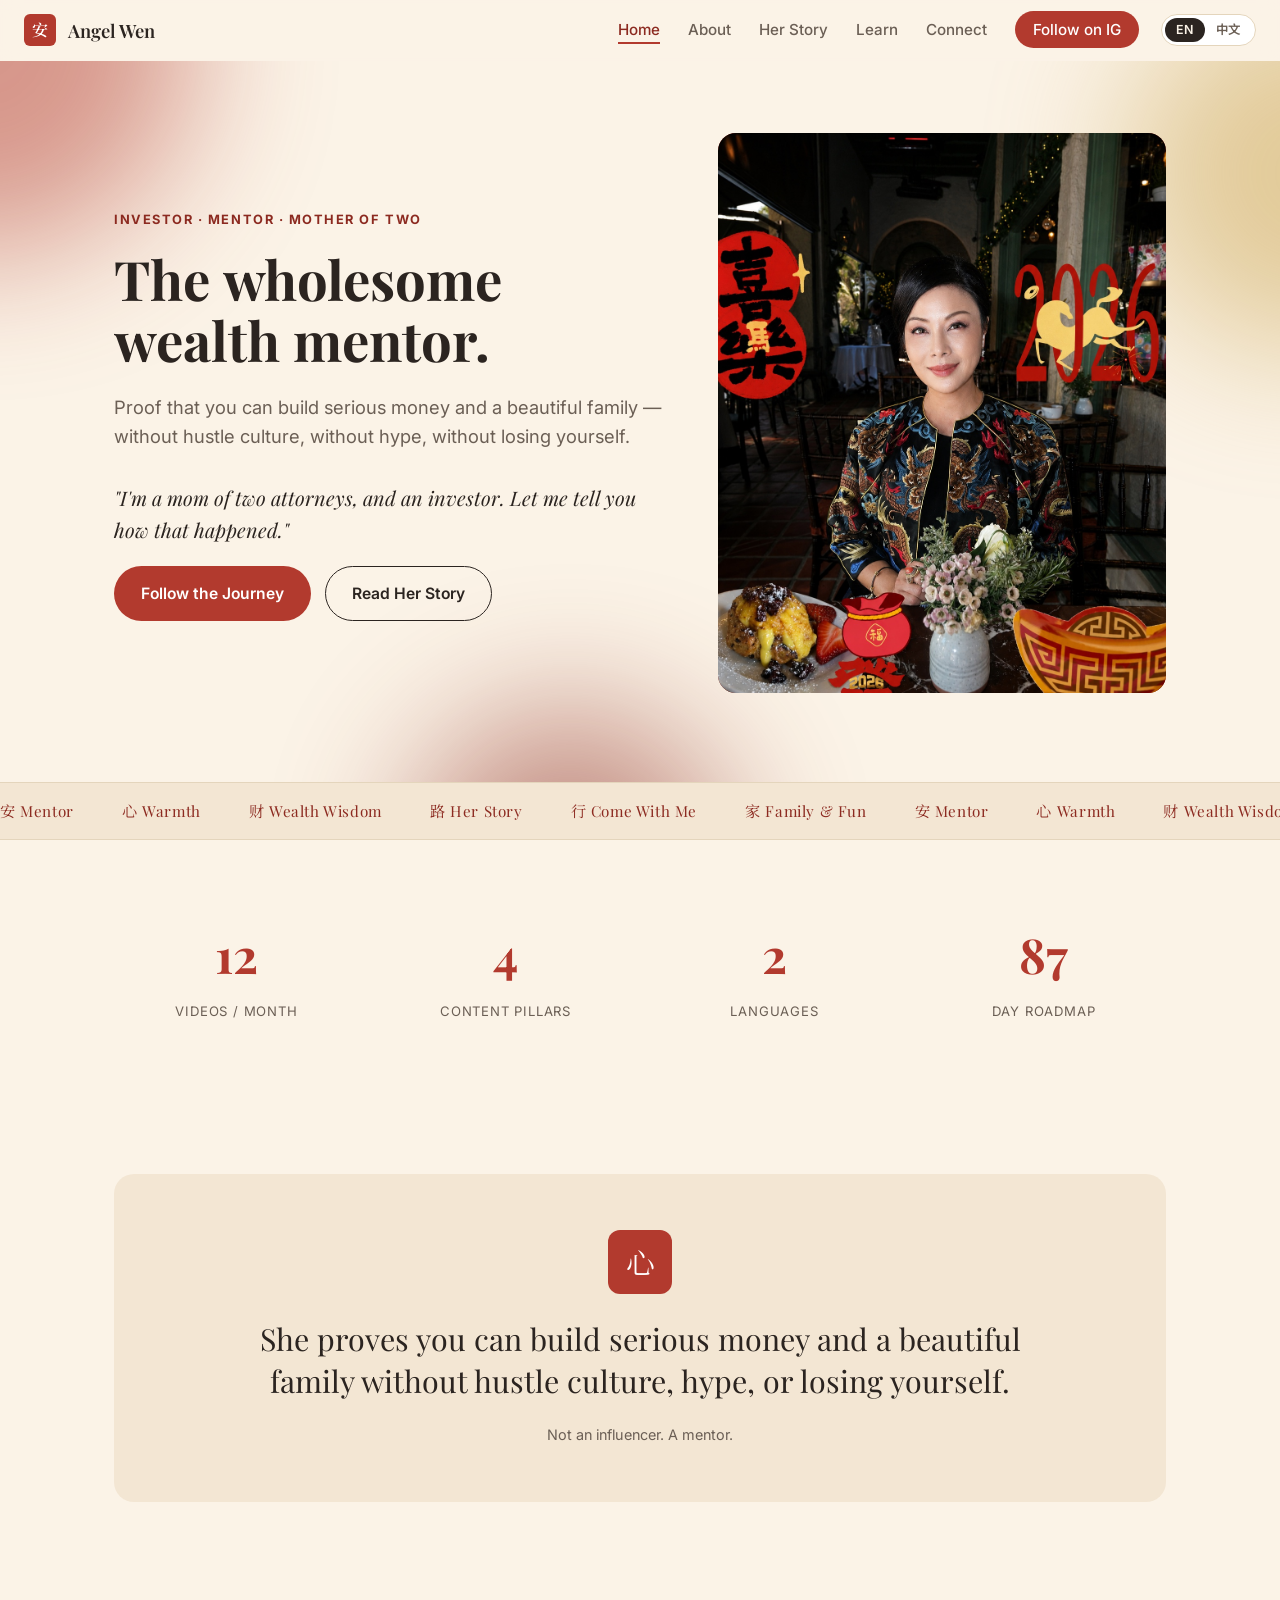
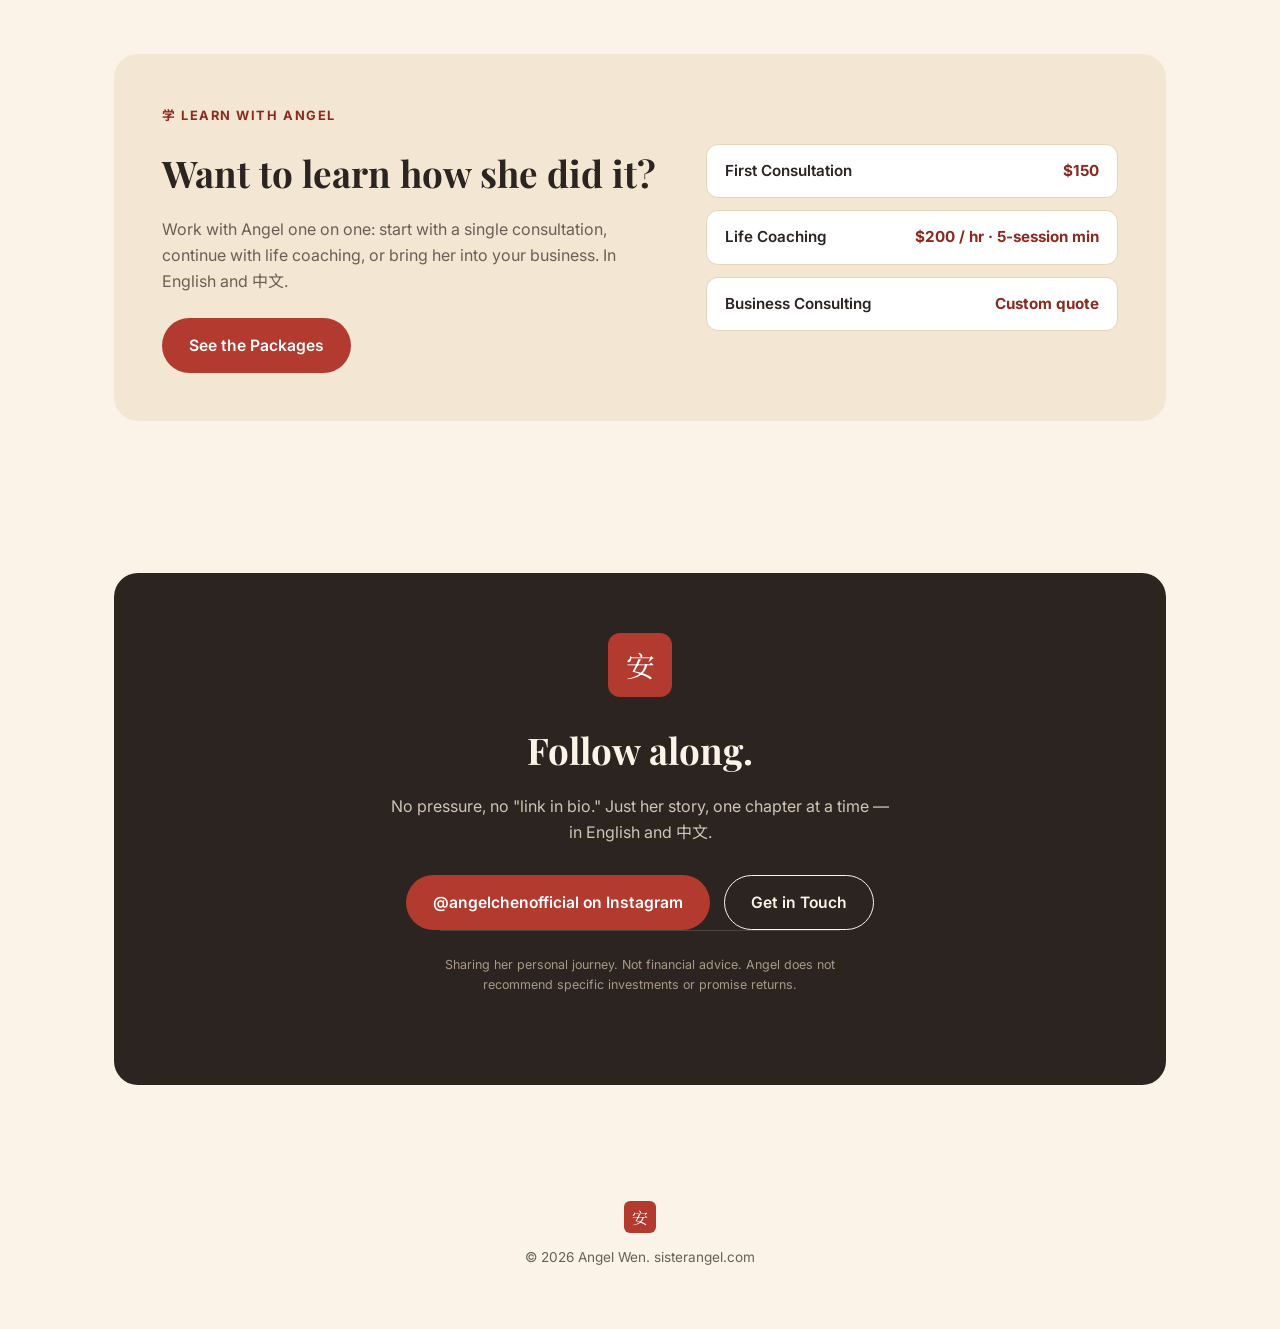
<file: index.html>
<!doctype html>
<html lang="en">
<head>
<meta charset="UTF-8">
<meta name="viewport" content="width=device-width, initial-scale=1">
<title>Angel Wen — The Wholesome Wealth Mentor</title>
<meta name="description" content="Angel Wen: investor, mentor, and mom of two attorneys. From local wins to global investing — real credibility, no hype, no hustle culture.">
<meta property="og:title" content="Angel Wen — The Wholesome Wealth Mentor">
<meta property="og:description" content="Investor, mentor, and mom of two attorneys. Proof you can build serious money and a beautiful family without losing yourself.">
<meta property="og:type" content="website">
<meta property="og:url" content="https://sisterangel.com/">
<link rel="icon" href="favicon.svg" type="image/svg+xml">
<link rel="preconnect" href="https://fonts.googleapis.com">
<link href="https://fonts.googleapis.com/css2?family=Playfair+Display:wght@600;700&family=Inter:wght@400;500;600;700&family=Noto+Serif+SC:wght@600;700&family=Noto+Sans+SC:wght@400;500;600;700&display=swap" rel="stylesheet">
<link rel="stylesheet" href="styles.css?v=4">
</head>
<body>

<div class="progress-bar" id="progressBar"></div>

<nav class="nav">
  <div class="nav-inner">
    <a href="index.html" class="brand">
      <span class="seal sm">安</span>
      Angel Wen
    </a>
    <ul class="nav-links" id="navLinks">
      <li><a href="index.html">Home</a></li>
      <li><a href="about.html">About</a></li>
      <li><a href="story.html">Her Story</a></li>
      <li><a href="learn.html">Learn</a></li>
      <li><a href="connect.html">Connect</a></li>
      <li><a href="https://www.instagram.com/angelchenofficial/" class="nav-cta" target="_blank" rel="noopener">Follow on IG</a></li>
    </ul>
    <div class="nav-right">
      <button class="lang-switch" id="langSwitch" type="button" aria-label="Switch language / 切换语言">
        <span class="knob" aria-hidden="true"></span>
        <span class="opt" data-lang="en">EN</span>
        <span class="opt" data-lang="zh">中文</span>
      </button>
      <button class="nav-toggle" id="navToggle" aria-label="Toggle menu">
        <span></span><span></span><span></span>
      </button>
    </div>
  </div>
</nav>

<header class="hero" id="top">
  <div class="aurora"><span></span><span></span><span></span></div>
  <div class="wrap hero-inner">
    <div>
      <div class="eyebrow">Investor · Mentor · Mother of Two</div>
      <h1>The wholesome wealth mentor.</h1>
      <p class="lede">Proof that you can build serious money and a beautiful family — without hustle culture, without hype, without losing yourself.</p>
      <p class="quote-line">"I'm a mom of two attorneys, and an investor. Let me tell you how that happened."</p>
      <div class="btn-row">
        <a class="btn btn-primary" href="https://www.instagram.com/angelchenofficial/" target="_blank" rel="noopener">Follow the Journey</a>
        <a class="btn btn-ghost" href="about.html">Read Her Story</a>
      </div>
    </div>
    <div class="portrait-frame">
      <img src="images/hero-portrait-hd.jpg" alt="Angel Wen">
    </div>
  </div>
</header>

<div class="marquee" aria-hidden="true">
  <div class="marquee-track">
    <div class="grp">
      <span>安 Mentor</span>
      <span>心 Warmth</span>
      <span>财 Wealth Wisdom</span>
      <span>路 Her Story</span>
      <span>行 Come With Me</span>
      <span>家 Family &amp; Fun</span>
    </div>
    <div class="grp">
      <span>安 Mentor</span>
      <span>心 Warmth</span>
      <span>财 Wealth Wisdom</span>
      <span>路 Her Story</span>
      <span>行 Come With Me</span>
      <span>家 Family &amp; Fun</span>
    </div>
  </div>
</div>

<section id="stats">
  <div class="wrap stats-grid">
    <div class="fade-in">
      <span class="stat-num" data-target="12">12</span>
      <span class="stat-label">Videos / Month</span>
    </div>
    <div class="fade-in">
      <span class="stat-num" data-target="4">4</span>
      <span class="stat-label">Content Pillars</span>
    </div>
    <div class="fade-in">
      <span class="stat-num" data-target="2">2</span>
      <span class="stat-label">Languages</span>
    </div>
    <div class="fade-in">
      <span class="stat-num" data-target="90">90</span>
      <span class="stat-label">Day Roadmap</span>
    </div>
  </div>
</section>

<section id="philosophy">
  <div class="wrap">
    <div class="pullquote fade-in">
      <span class="seal lg">心</span>
      <blockquote>She proves you can build serious money and a beautiful family without hustle culture, hype, or losing yourself.</blockquote>
      <cite>Not an influencer. A mentor.</cite>
    </div>
  </div>
</section>

<section id="learn">
  <div class="wrap">
    <div class="learn-teaser fade-in">
      <div>
        <div class="eyebrow">学 Learn with Angel</div>
        <h2>Want to learn how she did it?</h2>
        <p>Work with Angel one on one: start with a single consultation, continue with life coaching, or bring her into your business. In English and 中文.</p>
        <div class="btn-row">
          <a class="btn btn-primary" href="learn.html">See the Packages</a>
        </div>
      </div>
      <ul class="teaser-list">
        <li><strong>First Consultation</strong> <span>$150</span></li>
        <li><strong>Life Coaching</strong> <span>$200 / hr · 5-session min</span></li>
        <li><strong>Business Consulting</strong> <span>Custom quote</span></li>
      </ul>
    </div>
  </div>
</section>

<section id="connect">
  <div class="wrap">
    <div class="connect fade-in">
      <span class="seal lg">安</span>
      <h2 style="margin-top:24px;">Follow along.</h2>
      <p>No pressure, no "link in bio." Just her story, one chapter at a time — in English and 中文.</p>
      <div class="btn-row" style="justify-content:center;">
        <a class="btn btn-primary" href="https://www.instagram.com/angelchenofficial/" target="_blank" rel="noopener">@angelchenofficial on Instagram</a>
        <a class="btn btn-ghost" href="connect.html">Get in Touch</a>
      </div>
      <p class="disclaimer">Sharing her personal journey. Not financial advice. Angel does not recommend specific investments or promise returns.</p>
    </div>
  </div>
</section>

<footer>
  <div class="wrap">
    <span class="seal sm">安</span>
    <div>© 2026 Angel Wen. sisterangel.com</div>
  </div>
</footer>

<script src="i18n.js"></script>
<script src="script.js"></script>
</body>
</html>
</file>
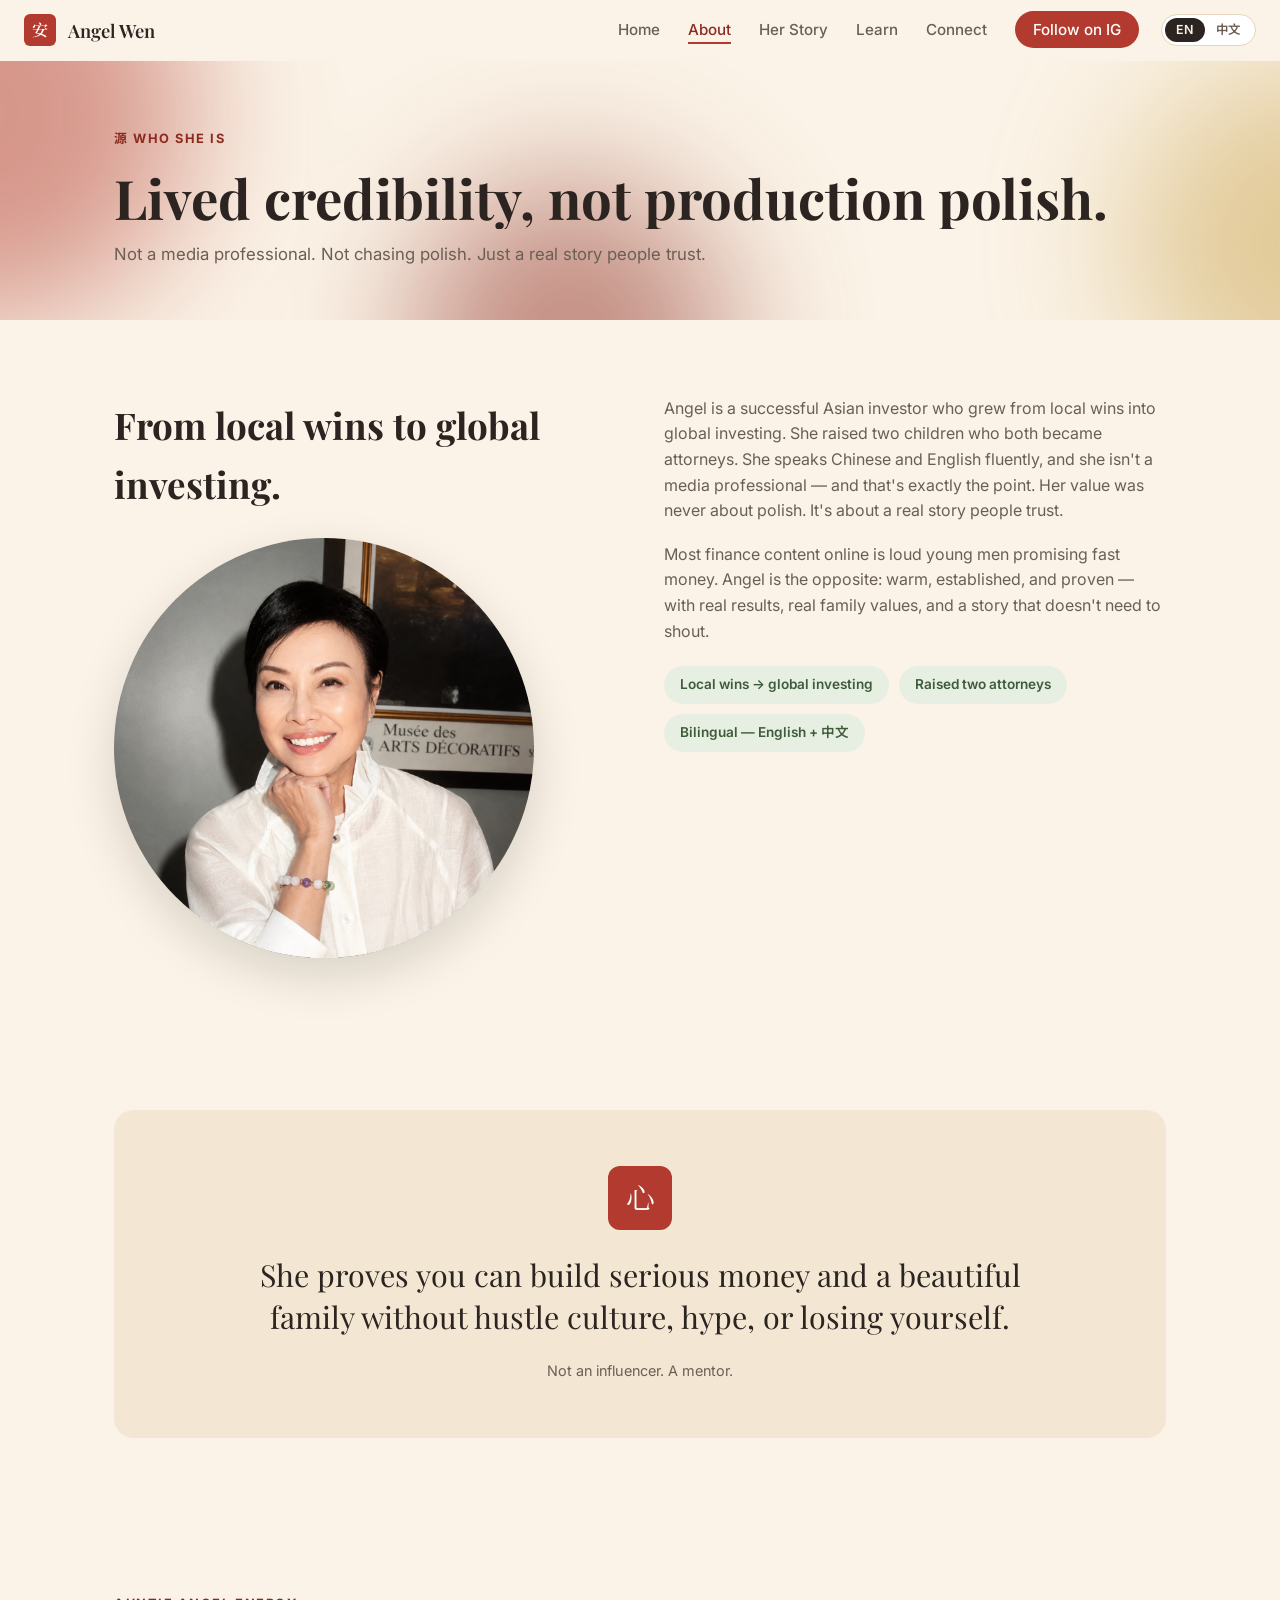
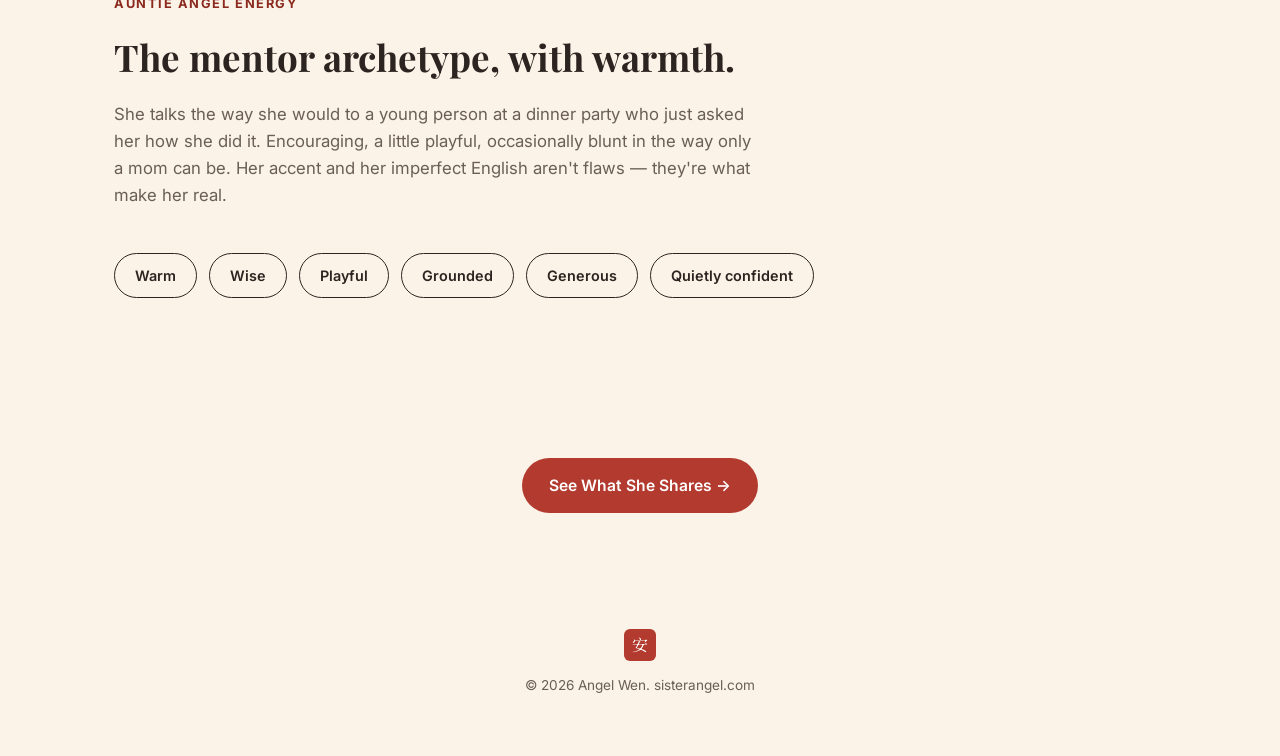
<file: about.html>
<!doctype html>
<html lang="en">
<head>
<meta charset="UTF-8">
<meta name="viewport" content="width=device-width, initial-scale=1">
<title>About Angel Wen — Lived Credibility, Not Production Polish</title>
<meta name="description" content="Angel Wen grew from local wins into global investing, raised two children who both became attorneys, and speaks Chinese and English fluently.">
<meta property="og:title" content="About Angel Wen">
<meta property="og:description" content="Lived credibility, not production polish. The warm, established alternative to hustle-culture finance content.">
<meta property="og:type" content="website">
<meta property="og:url" content="https://sisterangel.com/about.html">
<link rel="icon" href="favicon.svg" type="image/svg+xml">
<link rel="preconnect" href="https://fonts.googleapis.com">
<link href="https://fonts.googleapis.com/css2?family=Playfair+Display:wght@600;700&family=Inter:wght@400;500;600;700&family=Noto+Serif+SC:wght@600;700&family=Noto+Sans+SC:wght@400;500;600;700&display=swap" rel="stylesheet">
<link rel="stylesheet" href="styles.css?v=4">
</head>
<body>

<div class="progress-bar" id="progressBar"></div>

<nav class="nav">
  <div class="nav-inner">
    <a href="index.html" class="brand">
      <span class="seal sm">安</span>
      Angel Wen
    </a>
    <ul class="nav-links" id="navLinks">
      <li><a href="index.html">Home</a></li>
      <li><a href="about.html">About</a></li>
      <li><a href="story.html">Her Story</a></li>
      <li><a href="learn.html">Learn</a></li>
      <li><a href="connect.html">Connect</a></li>
      <li><a href="https://www.instagram.com/angelchenofficial/" class="nav-cta" target="_blank" rel="noopener">Follow on IG</a></li>
    </ul>
    <div class="nav-right">
      <button class="lang-switch" id="langSwitch" type="button" aria-label="Switch language / 切换语言">
        <span class="knob" aria-hidden="true"></span>
        <span class="opt" data-lang="en">EN</span>
        <span class="opt" data-lang="zh">中文</span>
      </button>
      <button class="nav-toggle" id="navToggle" aria-label="Toggle menu">
        <span></span><span></span><span></span>
      </button>
    </div>
  </div>
</nav>

<header class="page-hero">
  <div class="aurora"><span></span><span></span><span></span></div>
  <div class="wrap page-hero-inner">
    <div class="eyebrow">源 Who She Is</div>
    <h1>Lived credibility, not production polish.</h1>
    <p>Not a media professional. Not chasing polish. Just a real story people trust.</p>
  </div>
</header>

<section id="about">
  <div class="wrap">
    <div class="about-grid">
      <div class="fade-in">
        <h2>From local wins to global investing.</h2>
        <img class="about-photo" src="images/about-portrait-hd.jpg" alt="Angel Wen portrait">
      </div>
      <div class="fade-in">
        <p>Angel is a successful Asian investor who grew from local wins into global investing. She raised two children who both became attorneys. She speaks Chinese and English fluently, and she isn't a media professional — and that's exactly the point. Her value was never about polish. It's about a real story people trust.</p>
        <p>Most finance content online is loud young men promising fast money. Angel is the opposite: warm, established, and proven — with real results, real family values, and a story that doesn't need to shout.</p>
        <div class="chips">
          <span class="chip">Local wins → global investing</span>
          <span class="chip">Raised two attorneys</span>
          <span class="chip">Bilingual — English + 中文</span>
        </div>
      </div>
    </div>
  </div>
</section>

<section id="philosophy">
  <div class="wrap">
    <div class="pullquote fade-in">
      <span class="seal lg">心</span>
      <blockquote>She proves you can build serious money and a beautiful family without hustle culture, hype, or losing yourself.</blockquote>
      <cite>Not an influencer. A mentor.</cite>
    </div>
  </div>
</section>

<section id="personality">
  <div class="wrap">
    <div class="section-head fade-in">
      <div class="eyebrow">Auntie Angel Energy</div>
      <h2>The mentor archetype, with warmth.</h2>
      <p>She talks the way she would to a young person at a dinner party who just asked her how she did it. Encouraging, a little playful, occasionally blunt in the way only a mom can be. Her accent and her imperfect English aren't flaws — they're what make her real.</p>
    </div>
    <div class="traits fade-in">
      <span class="trait">Warm</span>
      <span class="trait">Wise</span>
      <span class="trait">Playful</span>
      <span class="trait">Grounded</span>
      <span class="trait">Generous</span>
      <span class="trait">Quietly confident</span>
    </div>
  </div>
</section>

<section>
  <div class="wrap page-cta fade-in">
    <a class="btn btn-primary" href="story.html">See What She Shares →</a>
  </div>
</section>

<footer>
  <div class="wrap">
    <span class="seal sm">安</span>
    <div>© 2026 Angel Wen. sisterangel.com</div>
  </div>
</footer>

<script src="i18n.js"></script>
<script src="script.js"></script>
</body>
</html>
</file>
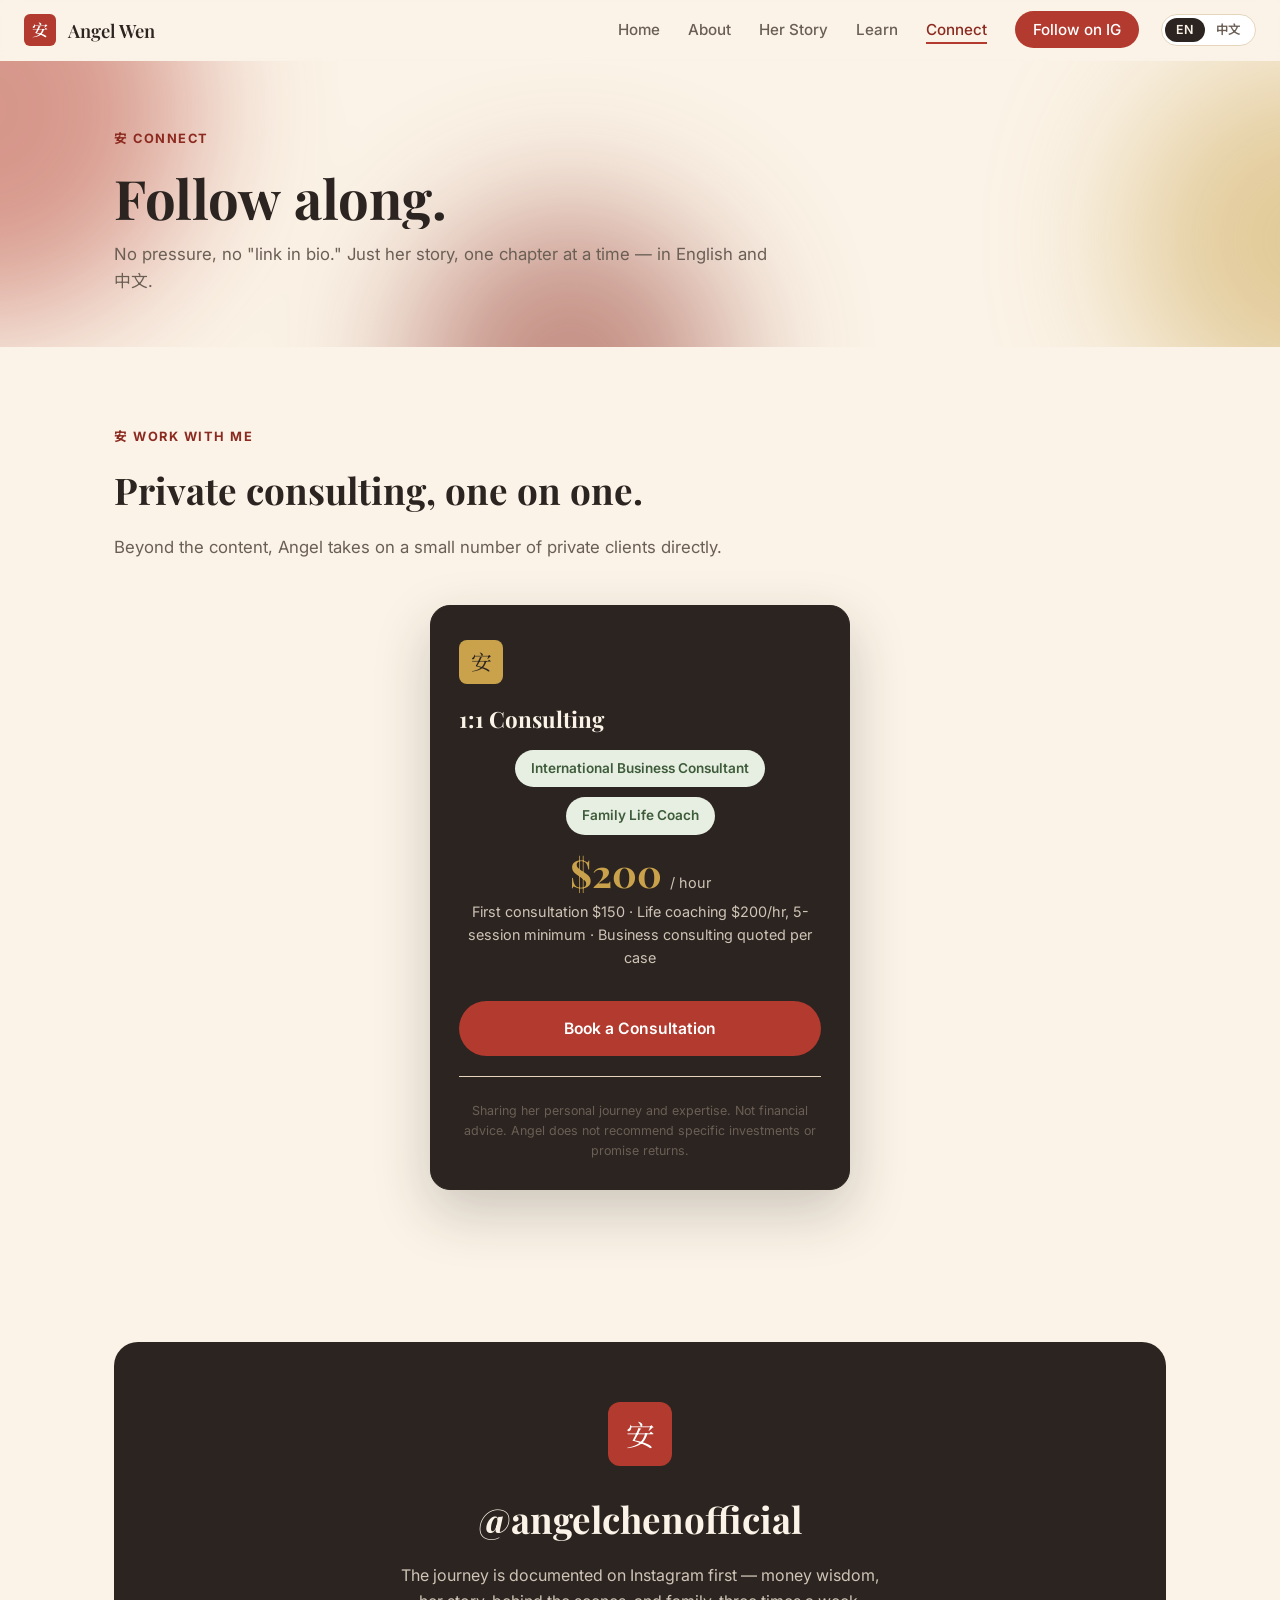
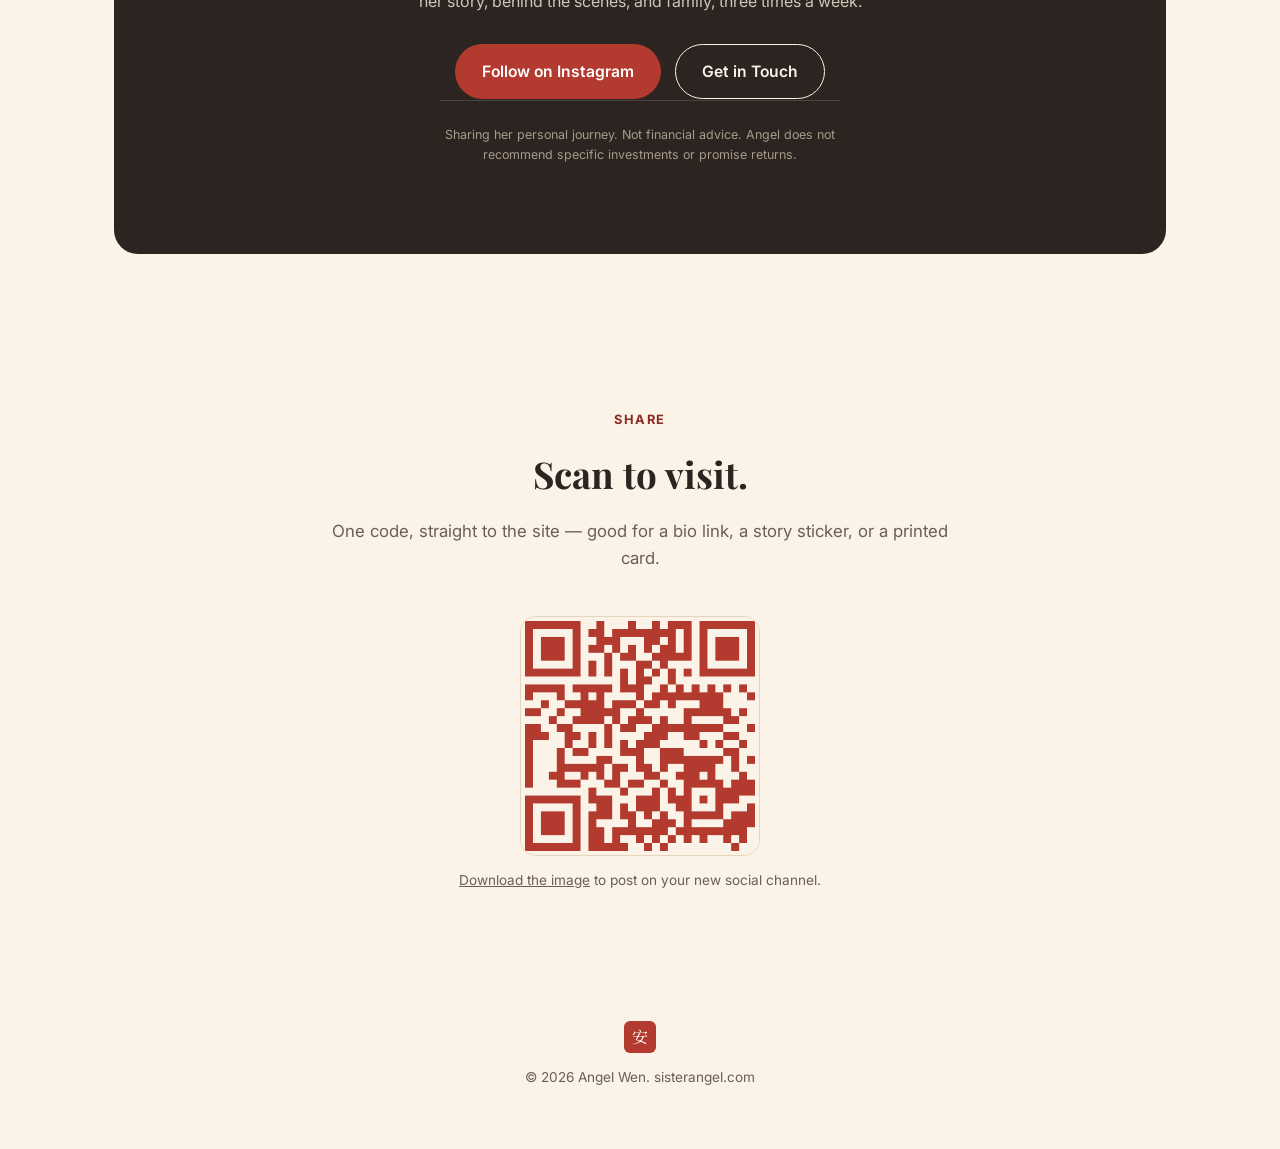
<file: connect.html>
<!doctype html>
<html lang="en">
<head>
<meta charset="UTF-8">
<meta name="viewport" content="width=device-width, initial-scale=1">
<title>Connect — Angel Wen</title>
<meta name="description" content="Follow Angel Wen's journey on Instagram, in English and 中文. No pressure, no link-in-bio energy.">
<meta property="og:title" content="Connect — Angel Wen">
<meta property="og:description" content="Follow along, one chapter at a time.">
<meta property="og:type" content="website">
<meta property="og:url" content="https://sisterangel.com/connect.html">
<link rel="icon" href="favicon.svg" type="image/svg+xml">
<link rel="preconnect" href="https://fonts.googleapis.com">
<link href="https://fonts.googleapis.com/css2?family=Playfair+Display:wght@600;700&family=Inter:wght@400;500;600;700&family=Noto+Serif+SC:wght@600;700&family=Noto+Sans+SC:wght@400;500;600;700&display=swap" rel="stylesheet">
<link rel="stylesheet" href="styles.css?v=4">
</head>
<body>

<div class="progress-bar" id="progressBar"></div>

<nav class="nav">
  <div class="nav-inner">
    <a href="index.html" class="brand">
      <span class="seal sm">安</span>
      Angel Wen
    </a>
    <ul class="nav-links" id="navLinks">
      <li><a href="index.html">Home</a></li>
      <li><a href="about.html">About</a></li>
      <li><a href="story.html">Her Story</a></li>
      <li><a href="learn.html">Learn</a></li>
      <li><a href="connect.html">Connect</a></li>
      <li><a href="https://www.instagram.com/angelchenofficial/" class="nav-cta" target="_blank" rel="noopener">Follow on IG</a></li>
    </ul>
    <div class="nav-right">
      <button class="lang-switch" id="langSwitch" type="button" aria-label="Switch language / 切换语言">
        <span class="knob" aria-hidden="true"></span>
        <span class="opt" data-lang="en">EN</span>
        <span class="opt" data-lang="zh">中文</span>
      </button>
      <button class="nav-toggle" id="navToggle" aria-label="Toggle menu">
        <span></span><span></span><span></span>
      </button>
    </div>
  </div>
</nav>

<header class="page-hero">
  <div class="aurora"><span></span><span></span><span></span></div>
  <div class="wrap page-hero-inner">
    <div class="eyebrow">安 Connect</div>
    <h1>Follow along.</h1>
    <p>No pressure, no "link in bio." Just her story, one chapter at a time — in English and 中文.</p>
  </div>
</header>

<section id="consulting">
  <div class="wrap">
    <div class="section-head fade-in">
      <div class="eyebrow">安 Work With Me</div>
      <h2>Private consulting, one on one.</h2>
      <p>Beyond the content, Angel takes on a small number of private clients directly.</p>
    </div>
    <article class="price-card featured fade-in" style="max-width:420px;margin:0 auto">
      <span class="seal">安</span>
      <h3>1:1 Consulting</h3>
      <div class="chips" style="justify-content:center;margin:0 0 18px">
        <span class="chip">International Business Consultant</span>
        <span class="chip">Family Life Coach</span>
      </div>
      <p class="price-tag" style="justify-content:center"><span class="amount">$200</span><span class="per">/ hour</span></p>
      <p class="price-sub" style="text-align:center">First consultation $150 · Life coaching $200/hr, 5-session minimum · Business consulting quoted per case</p>
      <a class="btn btn-primary pay-btn" href="#" data-package="consulting" data-name="a 1:1 Consulting Session" style="margin-top:10px">Book a Consultation</a>
      <p class="disclaimer" style="margin-top:20px">Sharing her personal journey and expertise. Not financial advice. Angel does not recommend specific investments or promise returns.</p>
    </article>
  </div>
</section>

<section id="connect">
  <div class="wrap">
    <div class="connect fade-in">
      <span class="seal lg">安</span>
      <h2 style="margin-top:24px;">@angelchenofficial</h2>
      <p>The journey is documented on Instagram first — money wisdom, her story, behind the scenes, and family, three times a week.</p>
      <div class="btn-row" style="justify-content:center;">
        <a class="btn btn-primary" href="https://www.instagram.com/angelchenofficial/" target="_blank" rel="noopener">Follow on Instagram</a>
        <a class="btn btn-ghost" href="mailto:hello@sisterangel.com">Get in Touch</a>
      </div>
      <p class="disclaimer">Sharing her personal journey. Not financial advice. Angel does not recommend specific investments or promise returns.</p>
    </div>
  </div>
</section>

<section id="share">
  <div class="wrap">
    <div class="section-head fade-in" style="text-align:center;margin-inline:auto">
      <div class="eyebrow" style="justify-content:center">Share</div>
      <h2>Scan to visit.</h2>
      <p>One code, straight to the site — good for a bio link, a story sticker, or a printed card.</p>
    </div>
    <div class="fade-in" style="display:flex;justify-content:center">
      <a href="images/qr-code.png" download="angel-wen-qr.png" style="display:block;max-width:240px">
        <img src="images/qr-code.png" alt="QR code linking to Angel Wen's website" style="width:100%;border-radius:16px;border:1px solid var(--line)">
      </a>
    </div>
    <p data-i18n="connect.qr" style="text-align:center;margin-top:14px;font-size:0.85rem;color:var(--ink-soft)">
      <a href="images/qr-code.png" download="angel-wen-qr.png" style="text-decoration:underline">Download the image</a> to post on your new social channel.
    </p>
  </div>
</section>

<footer>
  <div class="wrap">
    <span class="seal sm">安</span>
    <div>© 2026 Angel Wen. sisterangel.com</div>
  </div>
</footer>

<script src="i18n.js"></script>
<script src="script.js"></script>
</body>
</html>
</file>
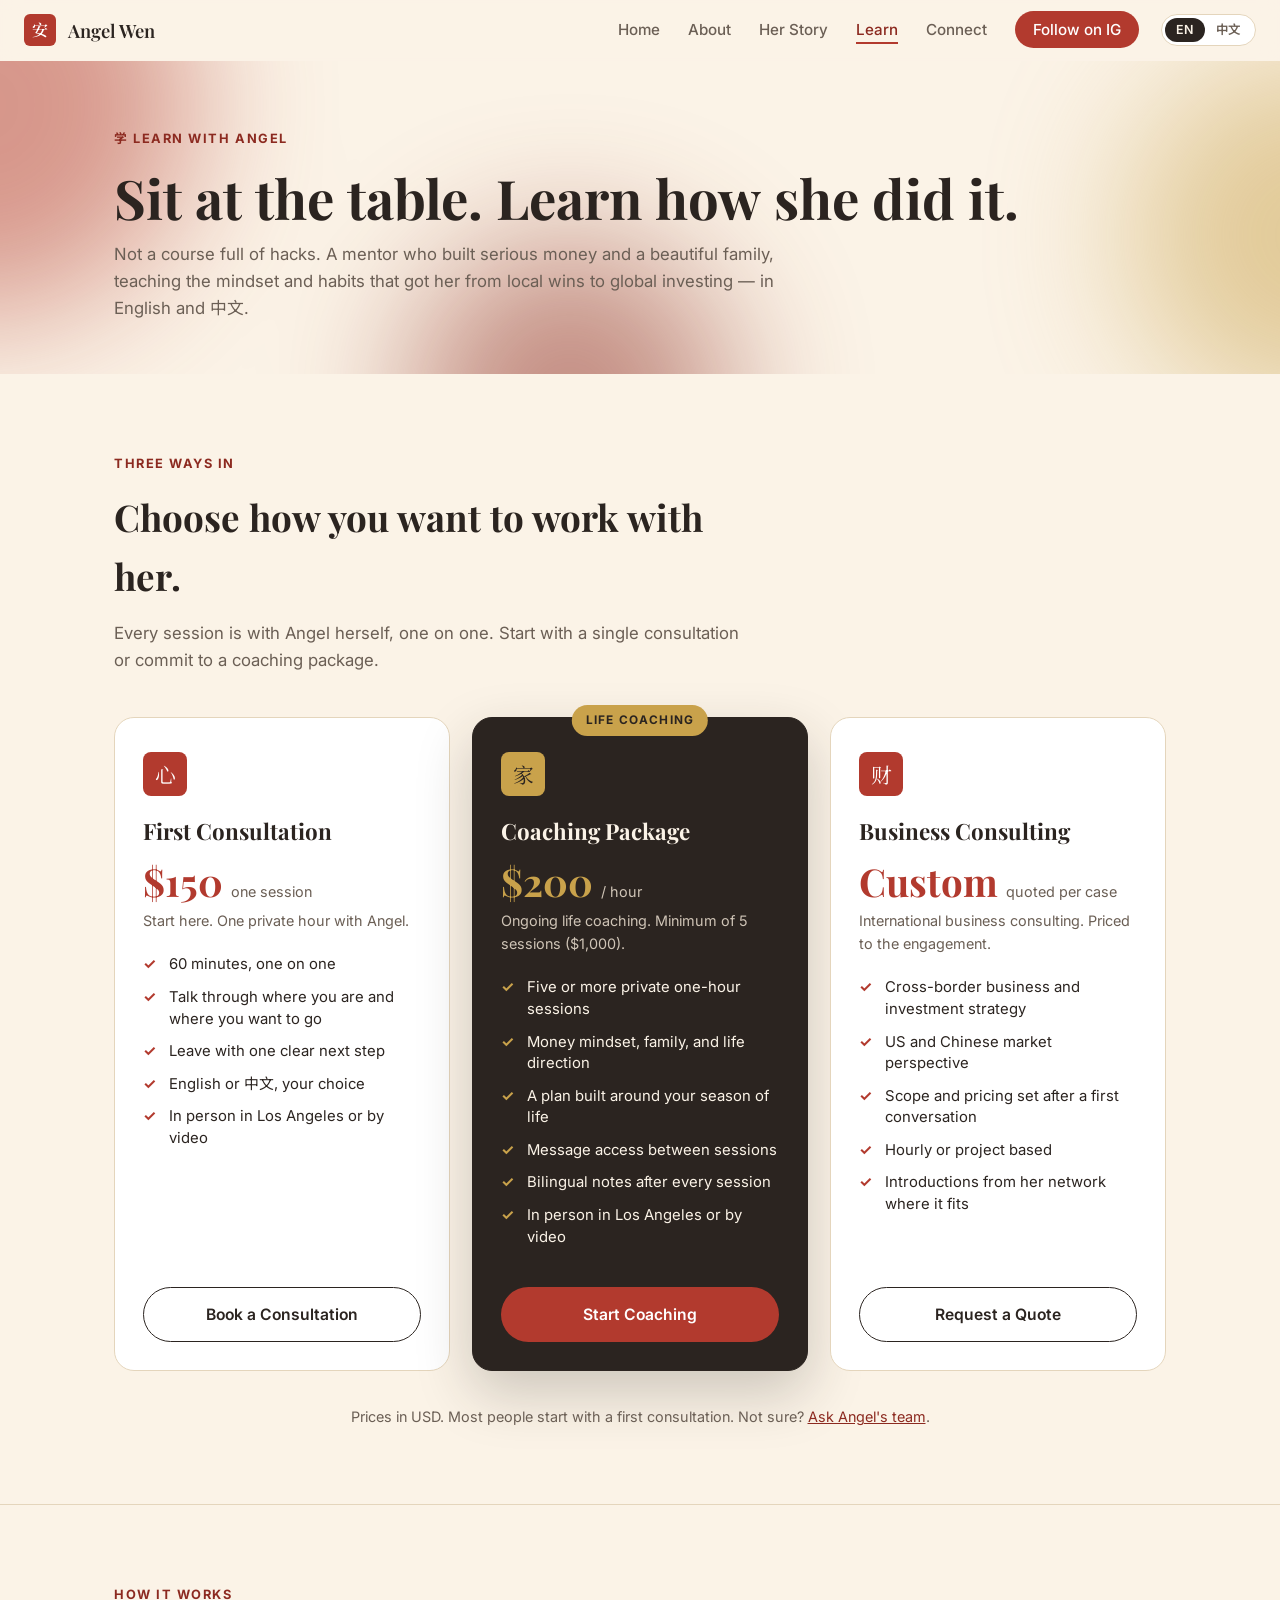
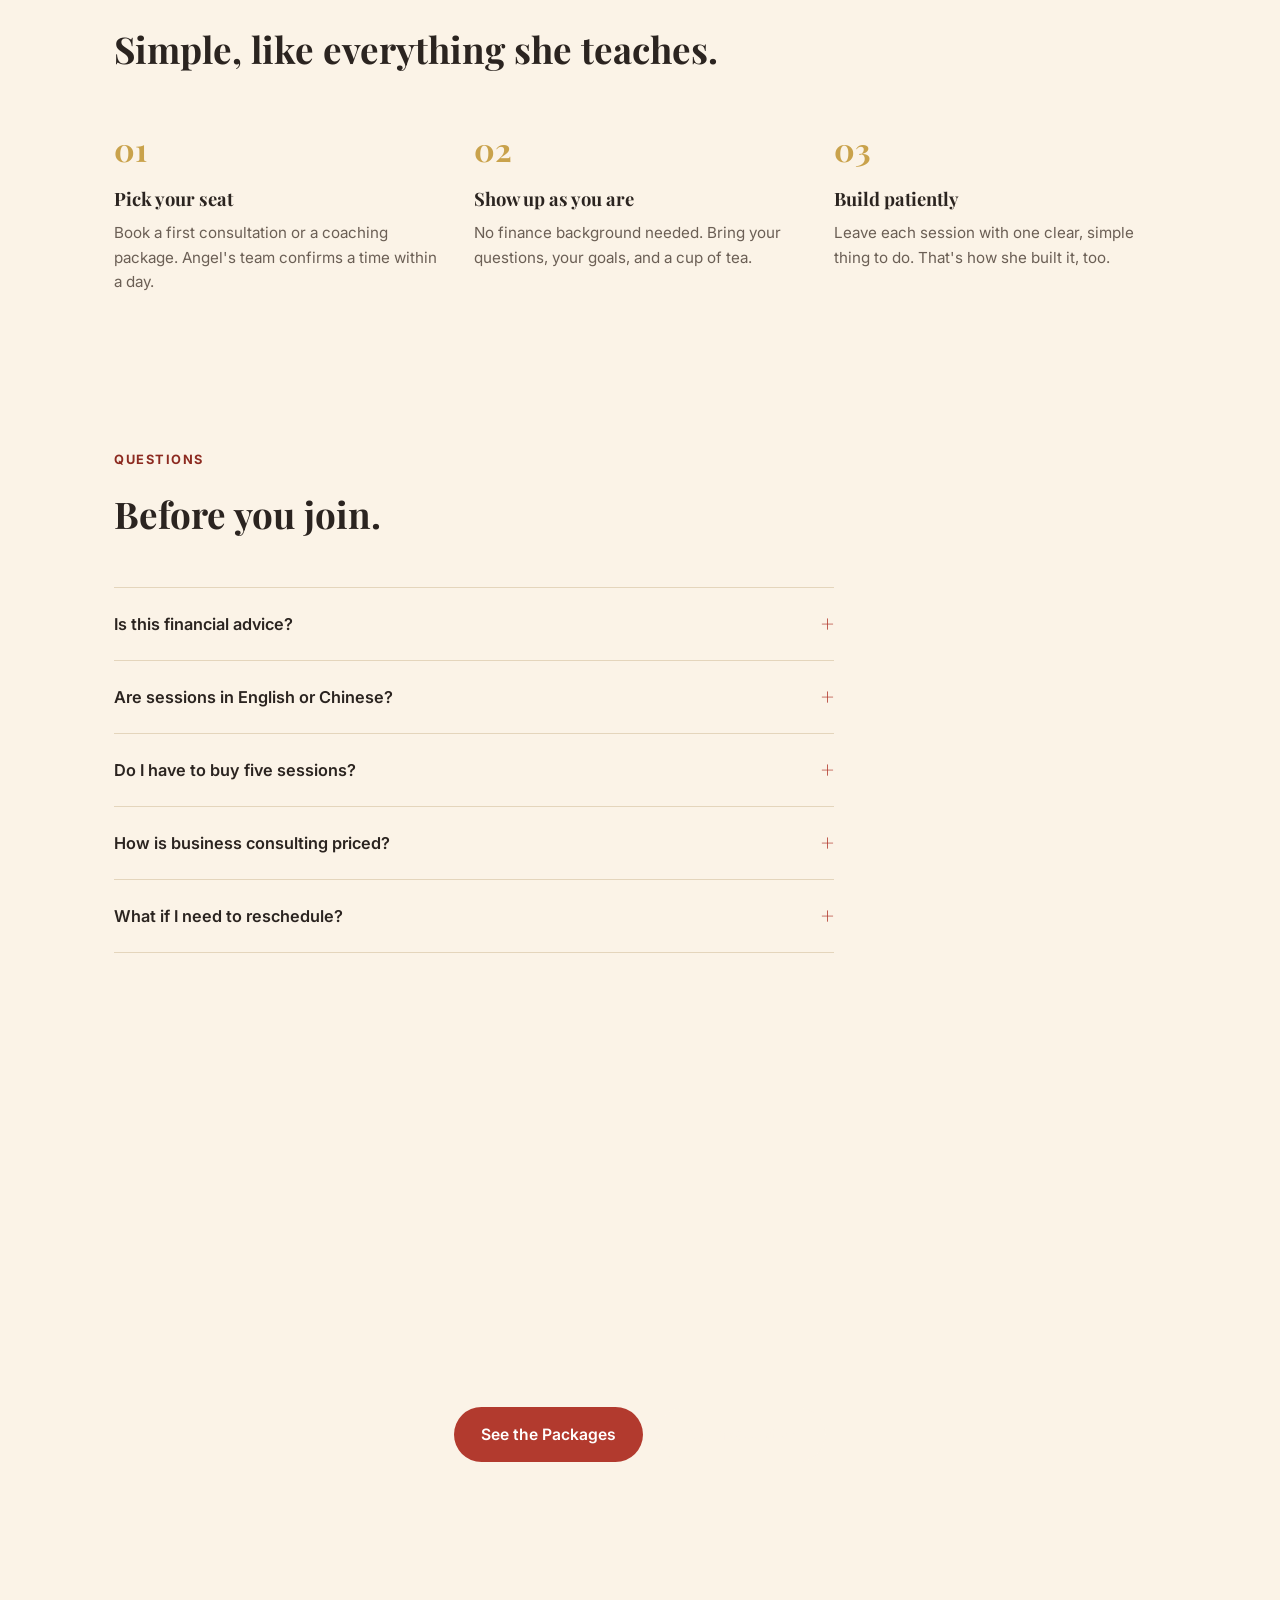
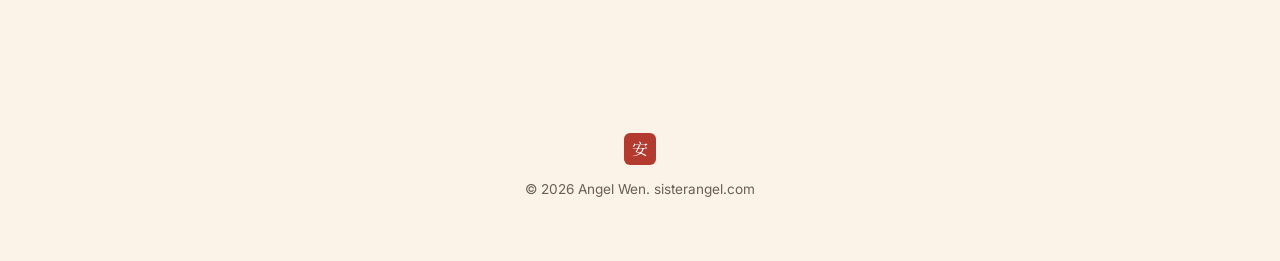
<file: learn.html>
<!doctype html>
<html lang="en">
<head>
<meta charset="UTF-8">
<meta name="viewport" content="width=device-width, initial-scale=1">
<title>Learn with Angel — Mentorship Packages</title>
<meta name="description" content="Work with Angel Wen one on one: a first consultation, ongoing life coaching, or international business consulting. In English and 中文.">
<meta property="og:title" content="Learn with Angel — Mentorship Packages">
<meta property="og:description" content="Private coaching and consulting with Angel Wen: first consultation $150, life coaching $200 an hour, business consulting quoted per case.">
<meta property="og:type" content="website">
<meta property="og:url" content="https://sisterangel.com/learn.html">
<link rel="icon" href="favicon.svg" type="image/svg+xml">
<link rel="preconnect" href="https://fonts.googleapis.com">
<link href="https://fonts.googleapis.com/css2?family=Playfair+Display:wght@600;700&family=Inter:wght@400;500;600;700&family=Noto+Serif+SC:wght@600;700&family=Noto+Sans+SC:wght@400;500;600;700&display=swap" rel="stylesheet">
<link rel="stylesheet" href="styles.css?v=4">
</head>
<body>

<div class="progress-bar" id="progressBar"></div>

<nav class="nav">
  <div class="nav-inner">
    <a href="index.html" class="brand">
      <span class="seal sm">安</span>
      Angel Wen
    </a>
    <ul class="nav-links" id="navLinks">
      <li><a href="index.html">Home</a></li>
      <li><a href="about.html">About</a></li>
      <li><a href="story.html">Her Story</a></li>
      <li><a href="learn.html">Learn</a></li>
      <li><a href="connect.html">Connect</a></li>
      <li><a href="https://www.instagram.com/angelchenofficial/" class="nav-cta" target="_blank" rel="noopener">Follow on IG</a></li>
    </ul>
    <div class="nav-right">
      <button class="lang-switch" id="langSwitch" type="button" aria-label="Switch language / 切换语言">
        <span class="knob" aria-hidden="true"></span>
        <span class="opt" data-lang="en">EN</span>
        <span class="opt" data-lang="zh">中文</span>
      </button>
      <button class="nav-toggle" id="navToggle" aria-label="Toggle menu">
        <span></span><span></span><span></span>
      </button>
    </div>
  </div>
</nav>

<header class="page-hero">
  <div class="aurora"><span></span><span></span><span></span></div>
  <div class="wrap page-hero-inner">
    <div class="eyebrow">学 Learn with Angel</div>
    <h1>Sit at the table. Learn how she did it.</h1>
    <p>Not a course full of hacks. A mentor who built serious money and a beautiful family, teaching the mindset and habits that got her from local wins to global investing — in English and 中文.</p>
  </div>
</header>

<section id="packages">
  <div class="wrap">
    <div class="section-head fade-in">
      <div class="eyebrow">Three ways in</div>
      <h2>Choose how you want to work with her.</h2>
      <p>Every session is with Angel herself, one on one. Start with a single consultation or commit to a coaching package.</p>
    </div>

    <div class="pricing-grid">

      <article class="price-card fade-in" data-package="consult">
        <span class="seal">心</span>
        <h3>First Consultation</h3>
        <p class="price-tag"><span class="amount">$150</span><span class="per">one session</span></p>
        <p class="price-sub">Start here. One private hour with Angel.</p>
        <ul class="perks">
          <li>60 minutes, one on one</li>
          <li>Talk through where you are and where you want to go</li>
          <li>Leave with one clear next step</li>
          <li>English or 中文, your choice</li>
          <li>In person in Los Angeles or by video</li>
        </ul>
        <a class="btn btn-ghost pay-btn" href="#" data-package="consult" data-name="a First Consultation">Book a Consultation</a>
      </article>

      <article class="price-card featured fade-in" data-package="coaching">
        <span class="badge">Life coaching</span>
        <span class="seal">家</span>
        <h3>Coaching Package</h3>
        <p class="price-tag"><span class="amount">$200</span><span class="per">/ hour</span></p>
        <p class="price-sub">Ongoing life coaching. Minimum of 5 sessions ($1,000).</p>
        <ul class="perks">
          <li>Five or more private one-hour sessions</li>
          <li>Money mindset, family, and life direction</li>
          <li>A plan built around your season of life</li>
          <li>Message access between sessions</li>
          <li>Bilingual notes after every session</li>
          <li>In person in Los Angeles or by video</li>
        </ul>
        <a class="btn btn-primary pay-btn" href="#" data-package="coaching" data-name="the Coaching Package (5 sessions)">Start Coaching</a>
      </article>

      <article class="price-card fade-in" data-package="business">
        <span class="seal">财</span>
        <h3>Business Consulting</h3>
        <p class="price-tag"><span class="amount">Custom</span><span class="per">quoted per case</span></p>
        <p class="price-sub">International business consulting. Priced to the engagement.</p>
        <ul class="perks">
          <li>Cross-border business and investment strategy</li>
          <li>US and Chinese market perspective</li>
          <li>Scope and pricing set after a first conversation</li>
          <li>Hourly or project based</li>
          <li>Introductions from her network where it fits</li>
        </ul>
        <a class="btn btn-ghost pay-btn" href="#" data-package="business" data-name="Business Consulting">Request a Quote</a>
      </article>

    </div>

    <p class="pricing-note fade-in" data-i18n="learn.note">Prices in USD. Most people start with a first consultation. Not sure? <a href="mailto:hello@sisterangel.com?subject=Which%20package%20is%20right%20for%20me%3F">Ask Angel's team</a>.</p>
  </div>
</section>

<hr class="divider">

<section id="how">
  <div class="wrap">
    <div class="section-head fade-in">
      <div class="eyebrow">How it works</div>
      <h2>Simple, like everything she teaches.</h2>
    </div>
    <div class="steps-grid">
      <div class="step fade-in">
        <span class="step-num">01</span>
        <h3>Pick your seat</h3>
        <p>Book a first consultation or a coaching package. Angel's team confirms a time within a day.</p>
      </div>
      <div class="step fade-in">
        <span class="step-num">02</span>
        <h3>Show up as you are</h3>
        <p>No finance background needed. Bring your questions, your goals, and a cup of tea.</p>
      </div>
      <div class="step fade-in">
        <span class="step-num">03</span>
        <h3>Build patiently</h3>
        <p>Leave each session with one clear, simple thing to do. That's how she built it, too.</p>
      </div>
    </div>
  </div>
</section>

<section id="faq">
  <div class="wrap">
    <div class="section-head fade-in">
      <div class="eyebrow">Questions</div>
      <h2>Before you join.</h2>
    </div>
    <div class="faq-list">
      <details class="fade-in">
        <summary>Is this financial advice?</summary>
        <p>No. Angel shares her personal journey, mindset, and habits. She never recommends specific investments or promises returns. For decisions about your own money, speak to a licensed professional.</p>
      </details>
      <details class="fade-in">
        <summary>Are sessions in English or Chinese?</summary>
        <p>Both. Angel teaches in English with Mandarin whenever it helps, and all notes come in both languages.</p>
      </details>
      <details class="fade-in">
        <summary>Do I have to buy five sessions?</summary>
        <p>Not to start. The first consultation is a single session at $150. Ongoing life coaching is $200 an hour with a five-session minimum, so you have enough time together for real change.</p>
      </details>
      <details class="fade-in">
        <summary>How is business consulting priced?</summary>
        <p>It depends on the case. After a first conversation about your business, Angel's team sends a scope and a quote, hourly or by project.</p>
      </details>
      <details class="fade-in">
        <summary>What if I need to reschedule?</summary>
        <p>Sessions can be moved with 24 hours notice. Just reply to your confirmation email.</p>
      </details>
    </div>
  </div>
</section>

<section id="connect">
  <div class="wrap">
    <div class="connect fade-in">
      <span class="seal lg">学</span>
      <h2 style="margin-top:24px;">Ready when you are.</h2>
      <p>Pull up a chair. Angel would love to tell you how it happened, and help you write your own chapter.</p>
      <div class="btn-row" style="justify-content:center;">
        <a class="btn btn-primary" href="#packages">See the Packages</a>
        <a class="btn btn-ghost" href="mailto:hello@sisterangel.com?subject=Learning%20with%20Angel">Ask a Question</a>
      </div>
      <p class="disclaimer">Mentorship and education only. Not financial advice. Angel does not recommend specific investments or promise returns.</p>
    </div>
  </div>
</section>

<footer>
  <div class="wrap">
    <span class="seal sm">安</span>
    <div>© 2026 Angel Wen. sisterangel.com</div>
  </div>
</footer>

<script src="i18n.js"></script>
<script src="script.js"></script>
</body>
</html>
</file>
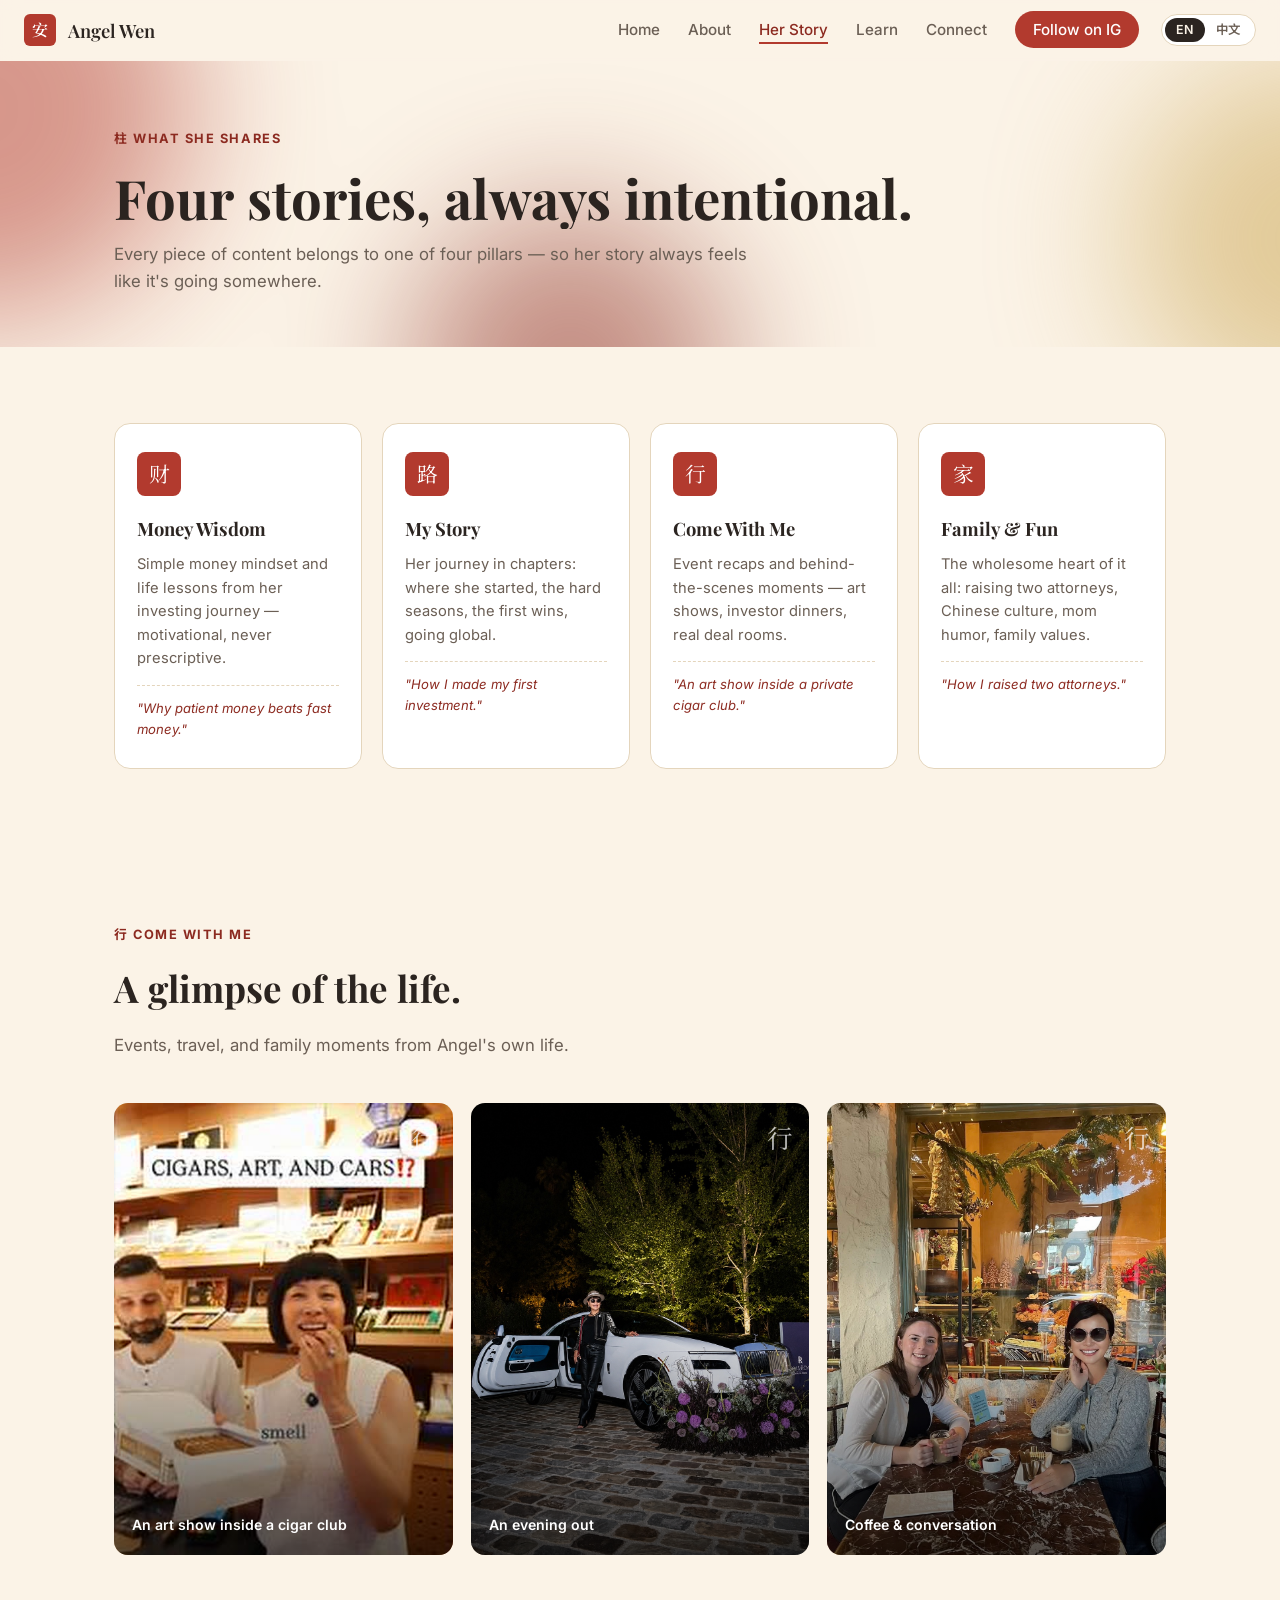
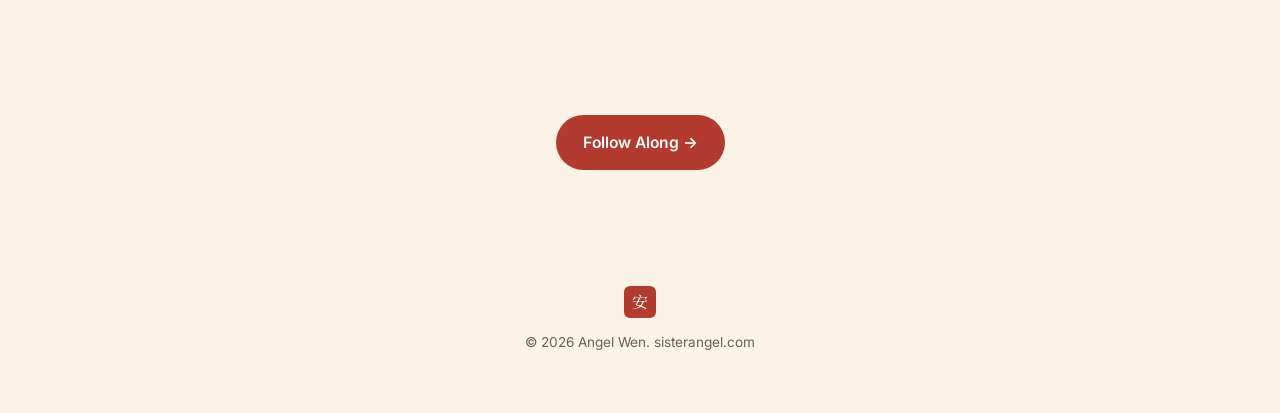
<file: story.html>
<!doctype html>
<html lang="en">
<head>
<meta charset="UTF-8">
<meta name="viewport" content="width=device-width, initial-scale=1">
<title>Her Story — Angel Wen</title>
<meta name="description" content="Four content pillars: Money Wisdom, My Story, Come With Me, and Family & Fun — always intentional, never hustle culture.">
<meta property="og:title" content="Her Story — Angel Wen">
<meta property="og:description" content="Four stories, always intentional — money wisdom, her journey, behind the scenes, and family.">
<meta property="og:type" content="website">
<meta property="og:url" content="https://sisterangel.com/story.html">
<link rel="icon" href="favicon.svg" type="image/svg+xml">
<link rel="preconnect" href="https://fonts.googleapis.com">
<link href="https://fonts.googleapis.com/css2?family=Playfair+Display:wght@600;700&family=Inter:wght@400;500;600;700&family=Noto+Serif+SC:wght@600;700&family=Noto+Sans+SC:wght@400;500;600;700&display=swap" rel="stylesheet">
<link rel="stylesheet" href="styles.css?v=4">
</head>
<body>

<div class="progress-bar" id="progressBar"></div>

<nav class="nav">
  <div class="nav-inner">
    <a href="index.html" class="brand">
      <span class="seal sm">安</span>
      Angel Wen
    </a>
    <ul class="nav-links" id="navLinks">
      <li><a href="index.html">Home</a></li>
      <li><a href="about.html">About</a></li>
      <li><a href="story.html">Her Story</a></li>
      <li><a href="learn.html">Learn</a></li>
      <li><a href="connect.html">Connect</a></li>
      <li><a href="https://www.instagram.com/angelchenofficial/" class="nav-cta" target="_blank" rel="noopener">Follow on IG</a></li>
    </ul>
    <div class="nav-right">
      <button class="lang-switch" id="langSwitch" type="button" aria-label="Switch language / 切换语言">
        <span class="knob" aria-hidden="true"></span>
        <span class="opt" data-lang="en">EN</span>
        <span class="opt" data-lang="zh">中文</span>
      </button>
      <button class="nav-toggle" id="navToggle" aria-label="Toggle menu">
        <span></span><span></span><span></span>
      </button>
    </div>
  </div>
</nav>

<header class="page-hero">
  <div class="aurora"><span></span><span></span><span></span></div>
  <div class="wrap page-hero-inner">
    <div class="eyebrow">柱 What She Shares</div>
    <h1>Four stories, always intentional.</h1>
    <p>Every piece of content belongs to one of four pillars — so her story always feels like it's going somewhere.</p>
  </div>
</header>

<section id="pillars">
  <div class="wrap">
    <div class="pillars-grid">
      <div class="pillar-card fade-in">
        <span class="seal">财</span>
        <h3>Money Wisdom</h3>
        <p>Simple money mindset and life lessons from her investing journey — motivational, never prescriptive.</p>
        <div class="ex">"Why patient money beats fast money."</div>
      </div>
      <div class="pillar-card fade-in">
        <span class="seal">路</span>
        <h3>My Story</h3>
        <p>Her journey in chapters: where she started, the hard seasons, the first wins, going global.</p>
        <div class="ex">"How I made my first investment."</div>
      </div>
      <div class="pillar-card fade-in">
        <span class="seal">行</span>
        <h3>Come With Me</h3>
        <p>Event recaps and behind-the-scenes moments — art shows, investor dinners, real deal rooms.</p>
        <div class="ex">"An art show inside a private cigar club."</div>
      </div>
      <div class="pillar-card fade-in">
        <span class="seal">家</span>
        <h3>Family &amp; Fun</h3>
        <p>The wholesome heart of it all: raising two attorneys, Chinese culture, mom humor, family values.</p>
        <div class="ex">"How I raised two attorneys."</div>
      </div>
    </div>
  </div>
</section>

<section id="gallery">
  <div class="wrap">
    <div class="section-head fade-in">
      <div class="eyebrow">行 Come With Me</div>
      <h2>A glimpse of the life.</h2>
      <p>Events, travel, and family moments from Angel's own life.</p>
    </div>
    <div class="gallery-grid">
      <div class="gallery-tile has-photo fade-in">
        <img src="images/gallery-cigar-club.jpg" alt="An art show inside a private cigar club">
        <span>An art show inside a cigar club</span>
      </div>
      <div class="gallery-tile has-photo fade-in">
        <img src="images/gallery-evening-hd.jpg" alt="Angel Wen with a Rolls-Royce Spectre at an evening event">
        <span>An evening out</span>
      </div>
      <div class="gallery-tile has-photo fade-in">
        <img src="images/gallery-coffee-hd.jpg" alt="Coffee and conversation">
        <span>Coffee &amp; conversation</span>
      </div>
    </div>
  </div>
</section>

<section>
  <div class="wrap page-cta fade-in">
    <a class="btn btn-primary" href="connect.html">Follow Along →</a>
  </div>
</section>

<footer>
  <div class="wrap">
    <span class="seal sm">安</span>
    <div>© 2026 Angel Wen. sisterangel.com</div>
  </div>
</footer>

<script src="i18n.js"></script>
<script src="script.js"></script>
</body>
</html>
</file>
<file: styles.css>
:root {
  --cream: #FBF3E7;
  --cream-2: #F3E6D3;
  --ink: #2B2420;
  --ink-soft: #6B5F55;
  --red: #B23A2E;
  --red-deep: #8C2A20;
  --gold: #C9A24B;
  --sage-bg: #E7EFE3;
  --sage-text: #3E5C3A;
  --line: #E4D5BC;
  --serif: "Playfair Display", Georgia, serif;
  --sans: "Inter", -apple-system, BlinkMacSystemFont, "Segoe UI", sans-serif;
  --ease: cubic-bezier(0.16, 0.8, 0.3, 1);
}

* { box-sizing: border-box; }

html { scroll-behavior: smooth; }

@media (prefers-reduced-motion: reduce) {
  html { scroll-behavior: auto; }
  * { animation: none !important; transition: none !important; }
}

body {
  margin: 0;
  font-family: var(--sans);
  color: var(--ink);
  background: var(--cream);
  line-height: 1.6;
  -webkit-font-smoothing: antialiased;
  overflow-x: hidden;
}

img, svg { max-width: 100%; display: block; }
a { color: inherit; }

.wrap {
  max-width: 1100px;
  margin: 0 auto;
  padding: 0 24px;
}

/* Scroll progress bar */
.progress-bar {
  position: fixed;
  top: 0;
  left: 0;
  height: 3px;
  width: 0%;
  background: linear-gradient(90deg, var(--red), var(--gold));
  z-index: 100;
}

/* Seal badge */
.seal {
  display: inline-flex;
  align-items: center;
  justify-content: center;
  width: 44px;
  height: 44px;
  background: var(--red);
  color: #fff;
  font-family: var(--serif);
  font-size: 1.3rem;
  border-radius: 8px;
  flex-shrink: 0;
}
.seal.sm { width: 32px; height: 32px; font-size: 1rem; border-radius: 6px; }
.seal.lg { width: 64px; height: 64px; font-size: 1.8rem; border-radius: 12px; }

/* Nav */
.nav {
  position: sticky;
  top: 0;
  z-index: 50;
  background: rgba(251, 243, 231, 0.85);
  backdrop-filter: blur(10px);
  border-bottom: 1px solid transparent;
  transition: border-color 0.3s ease, box-shadow 0.3s ease;
}
.nav.scrolled {
  border-color: var(--line);
  box-shadow: 0 6px 24px rgba(43, 36, 32, 0.06);
}
.nav-inner {
  display: flex;
  align-items: center;
  justify-content: space-between;
  padding: 14px 24px;
  transition: padding 0.3s ease;
}
.nav.scrolled .nav-inner { padding: 10px 24px; }
.brand {
  display: flex;
  align-items: center;
  gap: 12px;
  font-family: var(--serif);
  font-size: 1.15rem;
  font-weight: 600;
  text-decoration: none;
  color: var(--ink);
}
.nav-links {
  display: flex;
  align-items: center;
  gap: 28px;
  list-style: none;
  margin: 0;
  padding: 0;
}
.nav-links a {
  position: relative;
  text-decoration: none;
  font-size: 0.95rem;
  color: var(--ink-soft);
  font-weight: 500;
  transition: color 0.2s ease;
}
.nav-links a::after {
  content: "";
  position: absolute;
  left: 0;
  right: 0;
  bottom: -5px;
  height: 2px;
  background: var(--red);
  transform: scaleX(0);
  transform-origin: left;
  transition: transform 0.3s var(--ease);
}
.nav-links a:hover { color: var(--red); }
.nav-links a.active { color: var(--red-deep); }
.nav-links a:hover::after,
.nav-links a.active::after { transform: scaleX(1); }
.nav-cta {
  background: var(--red);
  color: #fff !important;
  padding: 9px 18px;
  border-radius: 100px;
  font-weight: 600;
}
.nav-cta::after { display: none; }
.nav-toggle {
  display: none;
  background: none;
  border: none;
  cursor: pointer;
  padding: 6px;
}
.nav-toggle span {
  display: block;
  width: 24px;
  height: 2px;
  background: var(--ink);
  margin: 5px 0;
}

@media (max-width: 780px) {
  .nav-links {
    position: absolute;
    top: 100%;
    left: 0;
    right: 0;
    background: var(--cream);
    flex-direction: column;
    align-items: flex-start;
    padding: 20px 24px 28px;
    border-bottom: 1px solid var(--line);
    display: none;
    gap: 18px;
  }
  .nav-links.open { display: flex; }
  .nav-toggle { display: block; }
}

/* Hero */
.hero {
  position: relative;
  overflow: hidden;
  padding: 72px 0 88px;
}
.aurora {
  position: absolute;
  inset: -15% -10%;
  z-index: 0;
  pointer-events: none;
  filter: blur(70px);
  opacity: 0.5;
}
.aurora span {
  position: absolute;
  border-radius: 50%;
}
.aurora span:nth-child(1) {
  width: 420px; height: 420px;
  background: var(--red);
  top: -120px; left: -100px;
  animation: drift1 20s ease-in-out infinite;
}
.aurora span:nth-child(2) {
  width: 360px; height: 360px;
  background: var(--gold);
  top: 40px; right: -80px;
  animation: drift2 24s ease-in-out infinite;
}
.aurora span:nth-child(3) {
  width: 320px; height: 320px;
  background: var(--red-deep);
  bottom: -140px; left: 35%;
  animation: drift3 28s ease-in-out infinite;
}
@keyframes drift1 {
  0%, 100% { transform: translate(0, 0) scale(1); }
  50% { transform: translate(50px, 40px) scale(1.12); }
}
@keyframes drift2 {
  0%, 100% { transform: translate(0, 0) scale(1); }
  50% { transform: translate(-40px, 30px) scale(1.08); }
}
@keyframes drift3 {
  0%, 100% { transform: translate(0, 0) scale(1); }
  50% { transform: translate(30px, -30px) scale(1.15); }
}

.hero-inner {
  position: relative;
  z-index: 1;
  display: grid;
  grid-template-columns: 1.1fr 0.9fr;
  gap: 56px;
  align-items: center;
}
.eyebrow {
  display: inline-flex;
  align-items: center;
  gap: 8px;
  font-size: 0.8rem;
  letter-spacing: 0.12em;
  text-transform: uppercase;
  color: var(--red-deep);
  font-weight: 700;
  margin-bottom: 18px;
}
h1 {
  font-family: var(--serif);
  font-size: clamp(2.2rem, 4.5vw, 3.4rem);
  line-height: 1.12;
  margin: 0 0 22px;
}
.word { display: inline-block; overflow: hidden; vertical-align: top; }
.word-inner {
  display: inline-block;
  transform: translateY(115%);
  transition: transform 0.9s var(--ease);
  transition-delay: calc(var(--i, 0) * 0.05s);
}
.word-inner.in { transform: translateY(0); }

.lede {
  font-size: 1.15rem;
  color: var(--ink-soft);
  max-width: 46ch;
  margin: 0 0 30px;
}
.quote-line {
  font-family: var(--serif);
  font-style: italic;
  font-size: 1.25rem;
  color: var(--ink);
}
.btn-row { display: flex; gap: 14px; flex-wrap: wrap; margin-top: 8px; }
.btn {
  display: inline-flex;
  align-items: center;
  gap: 8px;
  text-decoration: none;
  font-weight: 600;
  padding: 14px 26px;
  border-radius: 100px;
  font-size: 0.98rem;
  border: 1px solid transparent;
  transition: background 0.25s ease, color 0.25s ease, transform 0.2s ease, box-shadow 0.25s ease;
  will-change: transform;
}
.btn-primary { background: var(--red); color: #fff; }
.btn-primary:hover { background: var(--red-deep); box-shadow: 0 10px 30px rgba(178,58,46,0.3); }
.btn-ghost { border-color: var(--ink); color: var(--ink); }
.btn-ghost:hover { background: var(--ink); color: var(--cream); }

.portrait-frame {
  aspect-ratio: 4 / 5;
  border-radius: 18px;
  background: linear-gradient(160deg, var(--red) 0%, var(--red-deep) 100%);
  position: relative;
  display: flex;
  align-items: center;
  justify-content: center;
  overflow: hidden;
  transform: perspective(900px) rotateX(0) rotateY(0);
  transition: transform 0.15s ease-out;
  will-change: transform;
}
.portrait-frame img {
  width: 100%;
  height: 100%;
  object-fit: cover;
  object-position: center 20%;
}
.portrait-frame .mark {
  font-family: var(--serif);
  font-size: 7rem;
  color: rgba(255,255,255,0.16);
}
.portrait-frame .cap {
  position: absolute;
  bottom: 22px;
  left: 22px;
  right: 22px;
  color: rgba(255,255,255,0.85);
  font-size: 0.8rem;
  letter-spacing: 0.04em;
  text-transform: uppercase;
  border-top: 1px solid rgba(255,255,255,0.3);
  padding-top: 10px;
}

@media (max-width: 860px) {
  .hero-inner { grid-template-columns: 1fr; }
  .portrait-frame { max-width: 340px; margin: 0 auto; }
}

/* Sub-page header */
.page-hero {
  position: relative;
  overflow: hidden;
  padding: 64px 0 52px;
}
.page-hero-inner { position: relative; z-index: 1; }
.page-hero h1 { margin-bottom: 12px; }
.page-hero p { color: var(--ink-soft); font-size: 1.05rem; max-width: 60ch; margin: 0; }

.page-cta {
  text-align: center;
  padding-top: 8px;
}
.page-cta a { display: inline-flex; }

/* Marquee brand strip */
.marquee {
  overflow: hidden;
  border-top: 1px solid var(--line);
  border-bottom: 1px solid var(--line);
  background: var(--cream-2);
  padding: 16px 0;
}
.marquee-track {
  display: flex;
  width: max-content;
  gap: 48px;
  animation: marquee 30s linear infinite;
}
.marquee:hover .marquee-track { animation-play-state: paused; }
.marquee-track .grp { display: flex; gap: 48px; }
.marquee-track span {
  font-family: var(--serif);
  font-size: 0.95rem;
  letter-spacing: 0.04em;
  color: var(--red-deep);
  white-space: nowrap;
  display: inline-flex;
  align-items: center;
  gap: 10px;
}
@keyframes marquee {
  from { transform: translateX(0); }
  to { transform: translateX(-50%); }
}

/* Sections */
section { padding: 76px 0; }
.section-head { max-width: 640px; margin: 0 0 44px; }
.section-head .eyebrow { margin-bottom: 14px; }
h2 {
  font-family: var(--serif);
  font-size: clamp(1.7rem, 3vw, 2.3rem);
  margin: 0 0 14px;
}
.section-head p { color: var(--ink-soft); font-size: 1.05rem; margin: 0; }
.divider { border: none; border-top: 1px solid var(--line); margin: 0; }

/* About */
.about-grid {
  display: grid;
  grid-template-columns: 1fr 1fr;
  gap: 48px;
  align-items: start;
}
.about-grid p { margin: 0 0 18px; color: var(--ink-soft); }
.about-photo {
  width: min(100%, 420px);
  display: block;
  border-radius: 50%;
  margin-top: 24px;
  object-fit: cover;
  aspect-ratio: 1 / 1;
  box-shadow: 0 18px 50px rgba(0,0,0,0.14);
}
.chips { display: flex; flex-wrap: wrap; gap: 10px; margin-top: 22px; }
.chip {
  background: var(--sage-bg);
  color: var(--sage-text);
  font-size: 0.85rem;
  font-weight: 600;
  padding: 8px 16px;
  border-radius: 100px;
}

/* Stats */
.stats-grid {
  display: grid;
  grid-template-columns: repeat(4, 1fr);
  gap: 24px;
  text-align: center;
}
.stat-num {
  display: block;
  font-family: var(--serif);
  font-size: clamp(2.2rem, 4vw, 3rem);
  color: var(--red);
  font-weight: 700;
}
.stat-label {
  display: block;
  margin-top: 8px;
  font-size: 0.82rem;
  color: var(--ink-soft);
  text-transform: uppercase;
  letter-spacing: 0.06em;
}
@media (max-width: 700px) {
  .stats-grid { grid-template-columns: repeat(2, 1fr); row-gap: 40px; }
}

/* Pull quote */
.pullquote {
  background: var(--cream-2);
  border-radius: 20px;
  padding: 56px;
  text-align: center;
  position: relative;
}
.pullquote .seal { margin: 0 auto 24px; }
.pullquote blockquote {
  font-family: var(--serif);
  font-size: clamp(1.3rem, 2.6vw, 1.9rem);
  line-height: 1.4;
  margin: 0;
  max-width: 46ch;
  margin-inline: auto;
}
.pullquote cite {
  display: block;
  margin-top: 20px;
  font-style: normal;
  color: var(--ink-soft);
  font-size: 0.9rem;
}

/* Personality */
.traits { display: flex; flex-wrap: wrap; gap: 12px; margin: 28px 0 0; }
.trait {
  border: 1px solid var(--ink);
  padding: 10px 20px;
  border-radius: 100px;
  font-size: 0.9rem;
  font-weight: 600;
  transition: background 0.2s ease, color 0.2s ease;
}
.trait:hover { background: var(--ink); color: var(--cream); }

/* Pillars */
.pillars-grid {
  display: grid;
  grid-template-columns: repeat(4, 1fr);
  gap: 20px;
}
.pillar-card {
  background: #fff;
  border: 1px solid var(--line);
  border-radius: 16px;
  padding: 28px 22px;
  transition: transform 0.35s var(--ease), box-shadow 0.35s var(--ease);
}
.pillar-card:hover {
  transform: translateY(-6px);
  box-shadow: 0 16px 40px rgba(43, 36, 32, 0.1);
}
.pillar-card .seal { margin-bottom: 18px; transition: transform 0.35s var(--ease); }
.pillar-card:hover .seal { transform: rotate(-6deg) scale(1.05); }
.pillar-card h3 { font-family: var(--serif); font-size: 1.15rem; margin: 0 0 10px; }
.pillar-card p { font-size: 0.92rem; color: var(--ink-soft); margin: 0 0 14px; }
.pillar-card .ex {
  font-size: 0.82rem;
  font-style: italic;
  color: var(--red-deep);
  border-top: 1px dashed var(--line);
  padding-top: 12px;
}
.pillars-grid .pillar-card:nth-child(1) { transition-delay: 0s; }
.pillars-grid .pillar-card:nth-child(2) { transition-delay: 0.08s; }
.pillars-grid .pillar-card:nth-child(3) { transition-delay: 0.16s; }
.pillars-grid .pillar-card:nth-child(4) { transition-delay: 0.24s; }

@media (max-width: 900px) { .pillars-grid { grid-template-columns: 1fr 1fr; } }
@media (max-width: 560px) {
  .pillars-grid { grid-template-columns: 1fr; }
  .about-grid { grid-template-columns: 1fr; }
}

/* Gallery */
.gallery-grid { display: grid; grid-template-columns: repeat(3, 1fr); gap: 18px; }
.gallery-tile {
  aspect-ratio: 3 / 4;
  border-radius: 14px;
  background: linear-gradient(150deg, var(--cream-2), var(--line));
  position: relative;
  display: flex;
  align-items: flex-end;
  padding: 18px;
  overflow: hidden;
  transition: transform 0.35s var(--ease);
}
.gallery-tile:hover { transform: scale(1.03); }
.gallery-tile img {
  position: absolute;
  inset: 0;
  width: 100%;
  height: 100%;
  object-fit: cover;
}
.gallery-tile.has-photo {
  background: none;
}
.gallery-tile.has-photo::after {
  content: "";
  position: absolute;
  inset: 0;
  background: linear-gradient(180deg, rgba(0,0,0,0) 45%, rgba(0,0,0,0.65) 100%);
}
.gallery-tile span { position: relative; z-index: 1; font-size: 0.88rem; font-weight: 600; color: var(--ink); }
.gallery-tile.has-photo span { color: #fff; }
.gallery-tile::before {
  content: "行";
  position: absolute;
  top: 14px; right: 16px;
  z-index: 1;
  font-family: var(--serif);
  font-size: 1.6rem;
  color: rgba(178,58,46,0.35);
  transition: transform 0.5s var(--ease);
}
.gallery-tile.has-photo::before { color: rgba(255,255,255,0.75); }
.gallery-tile:hover::before { transform: rotate(12deg) scale(1.1); }
.gallery-grid .gallery-tile:nth-child(1) { transition-delay: 0s; }
.gallery-grid .gallery-tile:nth-child(2) { transition-delay: 0.1s; }
.gallery-grid .gallery-tile:nth-child(3) { transition-delay: 0.2s; }
@media (max-width: 700px) { .gallery-grid { grid-template-columns: 1fr 1fr; } }

/* Connect / footer */
.connect {
  background: var(--ink);
  color: var(--cream);
  border-radius: 24px;
  padding: 60px 48px;
  text-align: center;
}
.connect h2 { color: var(--cream); }
.connect p { color: #cfc4b6; max-width: 50ch; margin: 0 auto 30px; }
.connect .btn-primary { background: var(--red); }
.connect .btn-ghost { border-color: var(--cream); color: var(--cream); }
.connect .btn-ghost:hover { background: var(--cream); color: var(--ink); }

.disclaimer {
  font-size: 0.78rem;
  color: var(--ink-soft);
  text-align: center;
  max-width: 60ch;
  margin: 40px auto 0;
  padding-top: 24px;
  border-top: 1px solid var(--line);
}
.connect .disclaimer { color: #a89a89; border-top-color: rgba(255,255,255,0.15); }

footer {
  padding: 40px 0 60px;
  text-align: center;
  color: var(--ink-soft);
  font-size: 0.85rem;
}
footer .seal { margin: 0 auto 14px; }

/* Reveal system: visible by default, JS adds .pending briefly before revealing */
.fade-in {
  opacity: 1;
  transform: none;
  filter: blur(0);
  transition: opacity 0.8s var(--ease), transform 0.8s var(--ease), filter 0.8s ease;
}
.fade-in.pending {
  opacity: 0;
  transform: translateY(24px) scale(0.98);
  filter: blur(6px);
}

/* Learn / pricing */
.pricing-grid {
  display: grid;
  grid-template-columns: repeat(3, 1fr);
  gap: 22px;
  align-items: stretch;
}
.price-card {
  position: relative;
  display: flex;
  flex-direction: column;
  background: #fff;
  border: 1px solid var(--line);
  border-radius: 20px;
  padding: 34px 28px 28px;
  transition: transform 0.35s var(--ease), box-shadow 0.35s var(--ease);
}
.price-card:hover {
  transform: translateY(-6px);
  box-shadow: 0 18px 44px rgba(43, 36, 32, 0.1);
}
.price-card.featured {
  background: var(--ink);
  color: var(--cream);
  border-color: var(--ink);
  box-shadow: 0 22px 56px rgba(43, 36, 32, 0.22);
}
.price-card .seal { margin-bottom: 18px; }
.price-card.featured .seal { background: var(--gold); color: var(--ink); }
.price-card h3 { font-family: var(--serif); font-size: 1.4rem; margin: 0 0 12px; }
.price-tag { display: flex; align-items: baseline; gap: 8px; margin: 0 0 6px; }
.price-tag .amount {
  font-family: var(--serif);
  font-size: 2.4rem;
  font-weight: 700;
  color: var(--red);
  line-height: 1;
}
.price-card.featured .amount { color: var(--gold); }
.price-tag .per { font-size: 0.9rem; color: var(--ink-soft); }
.price-card.featured .per { color: #cfc4b6; }
.price-sub { font-size: 0.9rem; color: var(--ink-soft); margin: 0 0 22px; }
.price-card.featured .price-sub { color: #cfc4b6; }
.perks { list-style: none; padding: 0; margin: 0 0 28px; flex: 1; }
.perks li {
  position: relative;
  padding-left: 26px;
  margin-bottom: 11px;
  font-size: 0.93rem;
  line-height: 1.45;
}
.perks li::before {
  content: "✓";
  position: absolute;
  left: 0; top: 0;
  color: var(--red);
  font-weight: 700;
}
.price-card.featured .perks li::before { color: var(--gold); }
.price-card .btn { justify-content: center; width: 100%; }
.price-card.featured .btn-primary { background: var(--red); }
.price-card.featured .btn-primary:hover { background: var(--red-deep); }
.badge {
  position: absolute;
  top: -13px;
  left: 50%;
  transform: translateX(-50%);
  background: var(--gold);
  color: var(--ink);
  font-size: 0.74rem;
  font-weight: 700;
  letter-spacing: 0.1em;
  text-transform: uppercase;
  padding: 6px 14px;
  border-radius: 100px;
  white-space: nowrap;
}
.pricing-note {
  text-align: center;
  color: var(--ink-soft);
  font-size: 0.9rem;
  margin: 34px auto 0;
}
.pricing-note a { color: var(--red-deep); }
.pricing-grid .price-card:nth-child(1) { transition-delay: 0s; }
.pricing-grid .price-card:nth-child(2) { transition-delay: 0.08s; }
.pricing-grid .price-card:nth-child(3) { transition-delay: 0.16s; }
@media (max-width: 900px) {
  .pricing-grid { grid-template-columns: 1fr; max-width: 480px; margin: 0 auto; }
  .price-card.featured { order: -1; }
}

.steps-grid { display: grid; grid-template-columns: repeat(3, 1fr); gap: 28px; }
.step-num {
  display: block;
  font-family: var(--serif);
  font-size: 2rem;
  color: var(--gold);
  font-weight: 700;
  margin-bottom: 10px;
}
.step h3 { font-family: var(--serif); font-size: 1.15rem; margin: 0 0 8px; }
.step p { color: var(--ink-soft); margin: 0; font-size: 0.95rem; }
@media (max-width: 700px) { .steps-grid { grid-template-columns: 1fr; } }

.faq-list { max-width: 720px; }
.faq-list details {
  border-top: 1px solid var(--line);
  padding: 18px 0;
}
.faq-list details:last-child { border-bottom: 1px solid var(--line); }
.faq-list summary {
  cursor: pointer;
  font-weight: 600;
  font-size: 1.02rem;
  list-style: none;
  display: flex;
  justify-content: space-between;
  align-items: center;
  gap: 16px;
}
.faq-list summary::-webkit-details-marker { display: none; }
.faq-list summary::after {
  content: "+";
  font-family: var(--serif);
  font-size: 1.4rem;
  color: var(--red);
  transition: transform 0.3s var(--ease);
}
.faq-list details[open] summary::after { transform: rotate(45deg); }
.faq-list details p { color: var(--ink-soft); margin: 12px 0 0; max-width: 62ch; }

/* Home teaser for Learn */
.learn-teaser {
  display: grid;
  grid-template-columns: 1.1fr 0.9fr;
  gap: 40px;
  align-items: center;
  background: var(--cream-2);
  border-radius: 24px;
  padding: 48px;
}
.learn-teaser p { color: var(--ink-soft); margin: 0 0 24px; }
.teaser-list { list-style: none; padding: 0; margin: 0; display: grid; gap: 12px; }
.teaser-list li {
  display: flex;
  justify-content: space-between;
  gap: 16px;
  background: #fff;
  border: 1px solid var(--line);
  border-radius: 12px;
  padding: 14px 18px;
  font-size: 0.95rem;
}
.teaser-list li strong { font-weight: 600; }
.teaser-list li span { color: var(--red-deep); font-weight: 700; white-space: nowrap; }
@media (max-width: 800px) { .learn-teaser { grid-template-columns: 1fr; padding: 32px 24px; } }

/* Language switch (EN / 中文) */
:root {
  --serif: "Playfair Display", "Noto Serif SC", "Songti SC", "STSong", Georgia, serif;
  --sans: "Inter", "Noto Sans SC", "PingFang SC", "Microsoft YaHei", -apple-system, BlinkMacSystemFont, "Segoe UI", sans-serif;
}
.nav-inner { gap: 22px; }
.nav-links { margin-left: auto; }
.nav-right { display: flex; align-items: center; gap: 14px; flex-shrink: 0; }
.lang-switch {
  position: relative;
  display: inline-flex;
  align-items: center;
  background: #fff;
  border: 1px solid var(--line);
  border-radius: 100px;
  padding: 3px;
  cursor: pointer;
  font-family: var(--sans);
  font-size: 0.78rem;
  font-weight: 600;
  color: var(--ink-soft);
  line-height: 1;
  transition: box-shadow 0.3s ease;
}
.lang-switch:hover { box-shadow: 0 6px 18px rgba(43, 36, 32, 0.1); }
.lang-switch:focus-visible { outline: 2px solid var(--red); outline-offset: 2px; }
.lang-switch .opt {
  position: relative;
  z-index: 1;
  padding: 6px 11px;
  border-radius: 100px;
  letter-spacing: 0.04em;
  transition: color 0.3s ease;
  white-space: nowrap;
}
.lang-switch .knob {
  position: absolute;
  top: 3px;
  left: 3px;
  height: calc(100% - 6px);
  width: 40px;
  background: var(--ink);
  border-radius: 100px;
  transform: translateX(var(--knob-x, 0px));
  transition: transform 0.35s var(--ease), width 0.35s var(--ease);
}
html[data-lang="en"] .lang-switch .opt[data-lang="en"],
html[data-lang="zh"] .lang-switch .opt[data-lang="zh"] { color: var(--cream); }
html[lang="zh-Hans"] .eyebrow { letter-spacing: 0.08em; }
html[lang="zh-Hans"] .stat-label { letter-spacing: 0.08em; }
html[lang="zh-Hans"] h1 { line-height: 1.25; }
html[lang="zh-Hans"] .quote-line { font-style: normal; }
@media (max-width: 780px) {
  .lang-switch .opt { padding: 6px 9px; }
}
</file>
